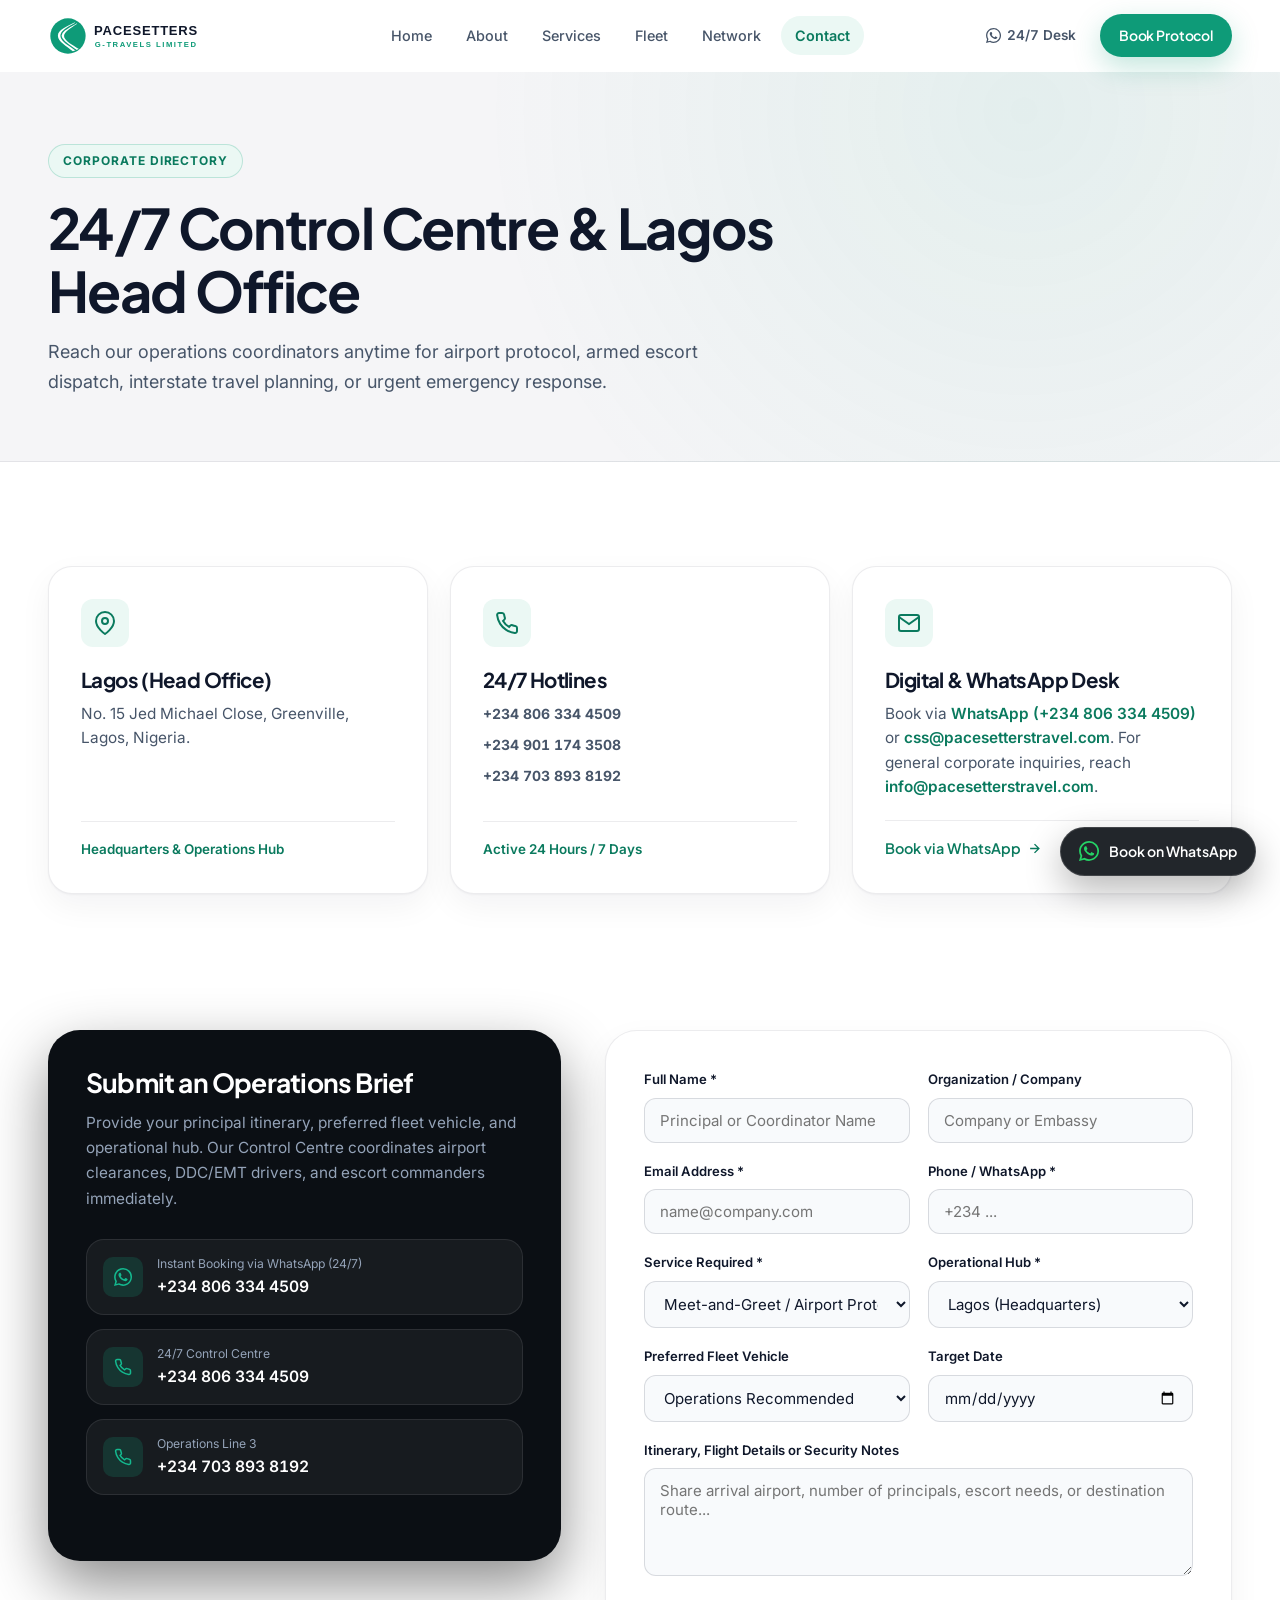
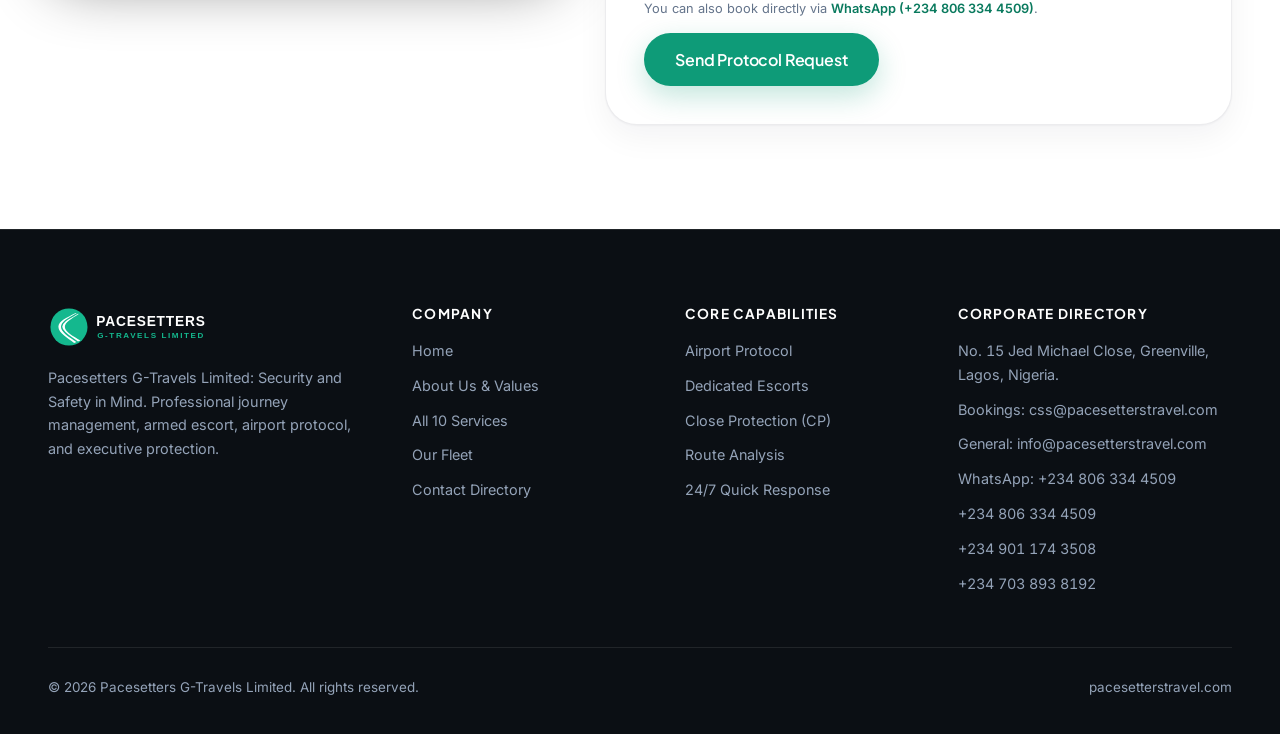
<file: contact.html>
<!DOCTYPE html>
<html lang="en">
<head>
  <meta charset="UTF-8">
  <meta name="viewport" content="width=device-width, initial-scale=1.0">
  <title>Contact &amp; Corporate Directory | Pacesetters G-Travels Limited</title>
  <meta name="description" content="Contact Pacesetters G-Travels Limited 24/7 Control Centre and Lagos Head Office at No. 15 Jed Michael Close, Greenville, Lagos, Nigeria.">

  <link rel="preconnect" href="https://fonts.googleapis.com">
  <link rel="preconnect" href="https://fonts.gstatic.com" crossorigin>
  <link href="https://fonts.googleapis.com/css2?family=Inter:wght@400;500;600&family=Plus+Jakarta+Sans:wght@600;700;800&display=swap" rel="stylesheet" media="print" onload="this.media='all'">
  <noscript><link href="https://fonts.googleapis.com/css2?family=Inter:wght@400;500;600&family=Plus+Jakarta+Sans:wght@600;700;800&display=swap" rel="stylesheet"></noscript>

  <link rel="stylesheet" href="style.css">
  <link rel="icon" type="image/svg+xml" href="assets/images/logo-mark.svg">
</head>
<body>

  <!-- STICKY FROSTED-GLASS NAVIGATION -->
  <header class="site-header" id="site-header">
    <div class="container nav-inner">
      <a href="index.html" class="nav-logo" aria-label="Pacesetters G-Travels Limited Home">
        <img src="assets/images/logo.svg" alt="Pacesetters G-Travels Limited" height="40">
      </a>

      <ul class="nav-menu" aria-label="Primary Navigation">
        <li><a href="index.html" class="nav-link">Home</a></li>
        <li><a href="about.html" class="nav-link">About</a></li>
        <li><a href="services.html" class="nav-link">Services</a></li>
        <li><a href="index.html#fleet" class="nav-link">Fleet</a></li>
        <li><a href="index.html#network" class="nav-link">Network</a></li>
        <li><a href="contact.html" class="nav-link active">Contact</a></li>
      </ul>

      <div class="nav-actions">
        <a href="https://wa.me/2348063344509?text=Hello%20Pacesetters%20G-Travels%2C%20I%20would%20like%20to%20book%20a%20journey%20or%20protocol%20service." target="_blank" rel="noopener noreferrer" class="nav-phone tabular-nums" aria-label="Message 24/7 Desk on WhatsApp">
          <svg width="15" height="15" viewBox="0 0 24 24" fill="currentColor" aria-hidden="true"><path d="M20.52 3.48A11.86 11.86 0 0 0 12.06 0C5.46 0 .1 5.36.1 11.96c0 2.1.55 4.16 1.6 5.97L0 24l6.24-1.64a11.94 11.94 0 0 0 5.82 1.49h.01c6.6 0 11.96-5.36 11.96-11.96 0-3.2-1.25-6.2-3.51-8.41ZM12.07 21.8h-.01a9.9 9.9 0 0 1-5.04-1.38l-.36-.21-3.7.97.99-3.61-.24-.37a9.86 9.86 0 0 1-1.52-5.24c0-5.46 4.44-9.9 9.9-9.9 2.64 0 5.13 1.03 7 2.9a9.83 9.83 0 0 1 2.9 7c0 5.46-4.45 9.9-9.92 9.9Zm5.43-7.42c-.3-.15-1.76-.87-2.04-.97-.27-.1-.47-.15-.67.15-.2.3-.77.97-.94 1.17-.17.2-.35.22-.65.07-.3-.15-1.26-.46-2.4-1.48-.89-.79-1.48-1.77-1.66-2.07-.17-.3-.02-.46.13-.61.14-.14.3-.35.45-.52.15-.18.2-.3.3-.5.1-.2.05-.37-.02-.52-.08-.15-.67-1.62-.92-2.22-.24-.58-.49-.5-.67-.51h-.57c-.2 0-.52.08-.8.37-.27.3-1.04 1.02-1.04 2.48s1.07 2.88 1.22 3.08c.15.2 2.1 3.2 5.08 4.49.71.3 1.26.49 1.69.62.71.23 1.36.2 1.87.12.57-.09 1.76-.72 2.01-1.41.25-.7.25-1.3.17-1.42-.07-.12-.27-.2-.57-.35Z"/></svg>
          <span>24/7 Desk</span>
        </a>
        <a href="#concierge" class="btn btn-primary btn-sm">Book Protocol</a>
        <button class="nav-toggle" id="nav-toggle" aria-label="Open menu" aria-expanded="false">
          <svg width="22" height="22" viewBox="0 0 24 24" fill="none" stroke="currentColor" stroke-width="2"><line x1="3" y1="6" x2="21" y2="6"/><line x1="3" y1="12" x2="21" y2="12"/><line x1="3" y1="18" x2="21" y2="18"/></svg>
        </button>
      </div>
    </div>
  </header>

  <div class="mobile-drawer" id="mobile-drawer" aria-label="Mobile Navigation">
    <ul class="mobile-nav-list">
      <li><a href="index.html">Home <span>&rarr;</span></a></li>
      <li><a href="about.html">About Us <span>&rarr;</span></a></li>
      <li><a href="services.html">All 10 Services <span>&rarr;</span></a></li>
      <li><a href="index.html#fleet">Our Fleet <span>&rarr;</span></a></li>
      <li><a href="index.html#network">Global Network <span>&rarr;</span></a></li>
      <li><a href="contact.html" class="active">Contact Directory <span>&rarr;</span></a></li>
    </ul>
    <div class="mobile-drawer-footer">
      <a href="#concierge" class="btn btn-primary btn-lg">Plan Your Journey</a>
      <a href="tel:+2348063344509" class="btn btn-secondary btn-lg tabular-nums">Call +234 806 334 4509</a>
    </div>
  </div>

  <main>
    <!-- PAGE HERO -->
    <section class="page-hero">
      <div class="container">
        <span class="eyebrow">Corporate Directory</span>
        <h1>24/7 Control Centre &amp; Lagos Head Office</h1>
        <p>
          Reach our operations coordinators anytime for airport protocol, armed escort dispatch, interstate travel planning, or urgent emergency response.
        </p>
      </div>
    </section>

    <!-- CONTACT DIRECTORY CARDS -->
    <section class="section" style="padding-bottom:32px;">
      <div class="container">
        <div class="bento-grid">
          <article class="bento-card reveal">
            <div>
              <div class="bento-icon" aria-hidden="true">
                <svg width="24" height="24" viewBox="0 0 24 24" fill="none" stroke="currentColor" stroke-width="2"><path d="M21 10c0 7-9 13-9 13s-9-6-9-13a9 9 0 0 1 18 0z"/><circle cx="12" cy="10" r="3"/></svg>
              </div>
              <h3>Lagos (Head Office)</h3>
              <p>No. 15 Jed Michael Close, Greenville, Lagos, Nigeria.</p>
            </div>
            <div class="bento-footer">
              <span style="font-size:0.84rem; color:var(--brand-dark); font-weight:600;">Headquarters &amp; Operations Hub</span>
            </div>
          </article>

          <article class="bento-card reveal">
            <div>
              <div class="bento-icon" aria-hidden="true">
                <svg width="24" height="24" viewBox="0 0 24 24" fill="none" stroke="currentColor" stroke-width="2"><path d="M22 16.92v3a2 2 0 0 1-2.18 2 19.79 19.79 0 0 1-8.63-3.07 19.5 19.5 0 0 1-6-6 19.79 19.79 0 0 1-3.07-8.67A2 2 0 0 1 4.11 2h3a2 2 0 0 1 2 1.72 12.84 12.84 0 0 0 .7 2.81 2 2 0 0 1-.45 2.11L8.09 9.91a16 16 0 0 0 6 6l1.27-1.27a2 2 0 0 1 2.11-.45 12.84 12.84 0 0 0 2.81.7A2 2 0 0 1 22 16.92z"/></svg>
              </div>
              <h3>24/7 Hotlines</h3>
              <ul class="bento-points tabular-nums" style="margin-bottom:0;">
                <li><a href="tel:+2348063344509"><strong>+234 806 334 4509</strong></a></li>
                <li><a href="tel:+2349011743508"><strong>+234 901 174 3508</strong></a></li>
                <li><a href="tel:+2347038938192"><strong>+234 703 893 8192</strong></a></li>
              </ul>
            </div>
            <div class="bento-footer">
              <span style="font-size:0.84rem; color:var(--brand-dark); font-weight:600;">Active 24 Hours / 7 Days</span>
            </div>
          </article>

          <article class="bento-card reveal">
            <div>
              <div class="bento-icon" aria-hidden="true">
                <svg width="24" height="24" viewBox="0 0 24 24" fill="none" stroke="currentColor" stroke-width="2"><path d="M4 4h16c1.1 0 2 .9 2 2v12c0 1.1-.9 2-2 2H4c-1.1 0-2-.9-2-2V6c0-1.1.9-2 2-2z"/><polyline points="22,6 12,13 2,6"/></svg>
              </div>
              <h3>Digital &amp; WhatsApp Desk</h3>
              <p>
                Book via <a href="https://wa.me/2348063344509?text=Hello%20Pacesetters%20G-Travels%2C%20I%20would%20like%20to%20book%20a%20journey%20or%20protocol%20service." target="_blank" rel="noopener noreferrer" style="color:var(--brand-dark); font-weight:600;">WhatsApp (+234 806 334 4509)</a> or <a href="mailto:css@pacesetterstravel.com" style="color:var(--brand-dark); font-weight:600;">css@pacesetterstravel.com</a>. For general corporate inquiries, reach <a href="mailto:info@pacesetterstravel.com" style="color:var(--brand-dark); font-weight:600;">info@pacesetterstravel.com</a>.
              </p>
            </div>
            <div class="bento-footer">
              <a href="https://wa.me/2348063344509?text=Hello%20Pacesetters%20G-Travels%2C%20I%20would%20like%20to%20book%20a%20journey%20or%20protocol%20service." target="_blank" rel="noopener noreferrer" class="text-link-btn">
                <span>Book via WhatsApp</span>
                <svg width="15" height="15" viewBox="0 0 24 24" fill="none" stroke="currentColor" stroke-width="2.2"><path d="M5 12h14M12 5l7 7-7 7"/></svg>
              </a>
            </div>
          </article>
        </div>
      </div>
    </section>

    <!-- CONCIERGE DISPATCH FORM -->
    <section class="section" id="concierge">
      <div class="container">
        <div class="concierge-grid">
          <div class="concierge-info-card reveal">
            <h3>Submit an Operations Brief</h3>
            <p>
              Provide your principal itinerary, preferred fleet vehicle, and operational hub. Our Control Centre coordinates airport clearances, DDC/EMT drivers, and escort commanders immediately.
            </p>
            <div class="direct-lines">
              <a href="https://wa.me/2348063344509?text=Hello%20Pacesetters%20G-Travels%2C%20I%20would%20like%20to%20book%20a%20journey%20or%20protocol%20service." target="_blank" rel="noopener noreferrer" class="direct-line-item">
                <div class="direct-line-icon">
                  <svg width="18" height="18" viewBox="0 0 24 24" fill="currentColor"><path d="M20.52 3.48A11.86 11.86 0 0 0 12.06 0C5.46 0 .1 5.36.1 11.96c0 2.1.55 4.16 1.6 5.97L0 24l6.24-1.64a11.94 11.94 0 0 0 5.82 1.49h.01c6.6 0 11.96-5.36 11.96-11.96 0-3.2-1.25-6.2-3.51-8.41ZM12.07 21.8h-.01a9.9 9.9 0 0 1-5.04-1.38l-.36-.21-3.7.97.99-3.61-.24-.37a9.86 9.86 0 0 1-1.52-5.24c0-5.46 4.44-9.9 9.9-9.9 2.64 0 5.13 1.03 7 2.9a9.83 9.83 0 0 1 2.9 7c0 5.46-4.45 9.9-9.92 9.9Zm5.43-7.42c-.3-.15-1.76-.87-2.04-.97-.27-.1-.47-.15-.67.15-.2.3-.77.97-.94 1.17-.17.2-.35.22-.65.07-.3-.15-1.26-.46-2.4-1.48-.89-.79-1.48-1.77-1.66-2.07-.17-.3-.02-.46.13-.61.14-.14.3-.35.45-.52.15-.18.2-.3.3-.5.1-.2.05-.37-.02-.52-.08-.15-.67-1.62-.92-2.22-.24-.58-.49-.5-.67-.51h-.57c-.2 0-.52.08-.8.37-.27.3-1.04 1.02-1.04 2.48s1.07 2.88 1.22 3.08c.15.2 2.1 3.2 5.08 4.49.71.3 1.26.49 1.69.62.71.23 1.36.2 1.87.12.57-.09 1.76-.72 2.01-1.41.25-.7.25-1.3.17-1.42-.07-.12-.27-.2-.57-.35Z"/></svg>
                </div>
                <div>
                  <span>Instant Booking via WhatsApp (24/7)</span>
                  <strong class="tabular-nums">+234 806 334 4509</strong>
                </div>
              </a>
              <a href="tel:+2348063344509" class="direct-line-item">
                <div class="direct-line-icon">
                  <svg width="18" height="18" viewBox="0 0 24 24" fill="none" stroke="currentColor" stroke-width="2"><path d="M22 16.92v3a2 2 0 0 1-2.18 2 19.79 19.79 0 0 1-8.63-3.07 19.5 19.5 0 0 1-6-6 19.79 19.79 0 0 1-3.07-8.67A2 2 0 0 1 4.11 2h3a2 2 0 0 1 2 1.72 12.84 12.84 0 0 0 .7 2.81 2 2 0 0 1-.45 2.11L8.09 9.91a16 16 0 0 0 6 6l1.27-1.27a2 2 0 0 1 2.11-.45 12.84 12.84 0 0 0 2.81.7A2 2 0 0 1 22 16.92z"/></svg>
                </div>
                <div>
                  <span>24/7 Control Centre</span>
                  <strong class="tabular-nums">+234 806 334 4509</strong>
                </div>
              </a>
              <a href="tel:+2347038938192" class="direct-line-item">
                <div class="direct-line-icon">
                  <svg width="18" height="18" viewBox="0 0 24 24" fill="none" stroke="currentColor" stroke-width="2"><path d="M22 16.92v3a2 2 0 0 1-2.18 2 19.79 19.79 0 0 1-8.63-3.07 19.5 19.5 0 0 1-6-6 19.79 19.79 0 0 1-3.07-8.67A2 2 0 0 1 4.11 2h3a2 2 0 0 1 2 1.72 12.84 12.84 0 0 0 .7 2.81 2 2 0 0 1-.45 2.11L8.09 9.91a16 16 0 0 0 6 6l1.27-1.27a2 2 0 0 1 2.11-.45 12.84 12.84 0 0 0 2.81.7A2 2 0 0 1 22 16.92z"/></svg>
                </div>
                <div>
                  <span>Operations Line 3</span>
                  <strong class="tabular-nums">+234 703 893 8192</strong>
                </div>
              </a>
            </div>
          </div>

          <div class="concierge-form-card reveal">
            <form id="concierge-form">
              <input type="text" name="website" id="concierge-website" autocomplete="off" tabindex="-1" aria-hidden="true" style="position:absolute;left:-9999px;opacity:0;height:0;width:0;">
              <div class="form-grid">
                <div class="form-group">
                  <label for="concierge-name">Full Name *</label>
                  <input type="text" id="concierge-name" class="form-control" placeholder="Principal or Coordinator Name" required>
                </div>
                <div class="form-group">
                  <label for="concierge-org">Organization / Company</label>
                  <input type="text" id="concierge-org" class="form-control" placeholder="Company or Embassy">
                </div>
                <div class="form-group">
                  <label for="concierge-email">Email Address *</label>
                  <input type="email" id="concierge-email" class="form-control" placeholder="name@company.com" required>
                </div>
                <div class="form-group">
                  <label for="concierge-phone">Phone / WhatsApp *</label>
                  <input type="tel" id="concierge-phone" class="form-control" placeholder="+234 ..." required>
                </div>
                <div class="form-group">
                  <label for="concierge-service">Service Required *</label>
                  <select id="concierge-service" class="form-control" required>
                    <option value="Meet-and-Greet / Airport Protocol">Meet-and-Greet / Airport Protocol</option>
                    <option value="Dedicated Escort Services">Dedicated Escort Services (DDC &amp; EMT)</option>
                    <option value="Close / Executive Protection">Close / Executive Protection (CP)</option>
                    <option value="Escort Service">Escort Service</option>
                    <option value="Interstate Travels">Interstate Travels</option>
                    <option value="Route Analysis">Route Analysis</option>
                    <option value="Event Security">Event Security &amp; Crowd Management</option>
                    <option value="Drivers Outsourcing">Drivers Outsourcing</option>
                    <option value="Emergency / Quick Response Services">Emergency / Quick Response Services</option>
                    <option value="Investigation, Due Diligence Checks & Vetting">Investigation, Due Diligence Checks &amp; Vetting</option>
                  </select>
                </div>
                <div class="form-group">
                  <label for="concierge-hub">Operational Hub *</label>
                  <select id="concierge-hub" class="form-control" required>
                    <optgroup label="Nigeria">
                      <option value="Lagos (Headquarters)">Lagos (Headquarters)</option>
                      <option value="Abuja">Abuja</option>
                      <option value="Port Harcourt">Port Harcourt</option>
                      <option value="Warri">Warri</option>
                      <option value="Benin">Benin</option>
                      <option value="Calabar">Calabar</option>
                      <option value="Ibadan">Ibadan</option>
                      <option value="Kaduna">Kaduna</option>
                      <option value="Kano">Kano</option>
                      <option value="Anambra">Anambra</option>
                      <option value="Enugu">Enugu</option>
                      <option value="Imo">Imo</option>
                      <option value="Ogun">Ogun</option>
                      <option value="Umuahia">Umuahia</option>
                      <option value="Uyo">Uyo</option>
                      <option value="Katsina">Katsina</option>
                      <option value="Jos">Jos</option>
                      <option value="Osun">Osun</option>
                      <option value="Kogi">Kogi</option>
                      <option value="Ondo">Ondo</option>
                    </optgroup>
                    <optgroup label="African Countries (All Cities)">
                      <option value="Senegal – Dakar">Senegal &ndash; Dakar</option>
                      <option value="Mauritania">Mauritania</option>
                      <option value="Cameroon">Cameroon</option>
                      <option value="Guinea-Bissau">Guinea-Bissau</option>
                      <option value="Mali">Mali</option>
                      <option value="Burkina Faso">Burkina Faso</option>
                      <option value="Gambia">Gambia</option>
                      <option value="Guinea Conakry">Guinea Conakry</option>
                    </optgroup>
                  </select>
                </div>
                <div class="form-group">
                  <label for="concierge-vehicle">Preferred Fleet Vehicle</label>
                  <select id="concierge-vehicle" class="form-control">
                    <option value="Operations Recommended">Operations Recommended</option>
                    <option value="Toyota Land Cruiser">Toyota Land Cruiser</option>
                    <option value="Toyota Land Cruiser Prado">Toyota Land Cruiser Prado (Black)</option>
                    <option value="Toyota Land Cruiser Prado TXL (White)">Toyota Land Cruiser Prado TXL (White)</option>
                    <option value="Toyota Hilux V6 Tactical Escort">Toyota Hilux V6 Escort Unit</option>
                    <option value="Toyota Hilux 4x4 Operational Pickup">Toyota Hilux 4x4 Operational Pickup</option>
                    <option value="Toyota HiAce Executive Bus (14-Seater)">Toyota HiAce Executive Bus (14-Seater)</option>
                    <option value="Toyota Coaster Bus (30-Seater)">Toyota Coaster Corporate Bus (30-Seater)</option>
                    <option value="Escort Outrider Motorbike">Escort Outrider Motorbike</option>
                    <option value="Kia Sportage SUV">Kia Sportage SUV</option>
                    <option value="Toyota Camry Sedan">Toyota Camry Sedan</option>
                    <option value="Toyota Corolla Sedan">Toyota Corolla Sedan</option>
                    <option value="Mercedes-Benz C300">Mercedes-Benz C300</option>
                    <option value="Range Rover Vogue">Range Rover Vogue</option>
                    <option value="Mercedes-Benz G63 AMG">Mercedes-Benz G63 AMG</option>
                  </select>
                </div>
                <div class="form-group">
                  <label for="concierge-date">Target Date</label>
                  <input type="date" id="concierge-date" class="form-control">
                </div>
                <div class="form-group full">
                  <label for="concierge-notes">Itinerary, Flight Details or Security Notes</label>
                  <textarea id="concierge-notes" class="form-control" placeholder="Share arrival airport, number of principals, escort needs, or destination route..."></textarea>
                </div>
              </div>

              <div class="form-submit-row">
                <span class="form-note">You can also book directly via <a href="https://wa.me/2348063344509?text=Hello%20Pacesetters%20G-Travels%2C%20I%20would%20like%20to%20book%20a%20journey%20or%20protocol%20service." target="_blank" rel="noopener noreferrer" style="color:var(--brand-dark); font-weight:600;">WhatsApp (+234 806 334 4509)</a>.</span>
                <button type="submit" id="concierge-submit" class="btn btn-primary btn-lg">Send Protocol Request</button>
              </div>
            </form>

            <div class="dispatch-confirmation" id="dispatch-confirmation" aria-live="polite">
              <h4 id="dispatch-title">Dispatch Brief Ready</h4>
              <p id="dispatch-lead" style="font-size:0.92rem; color:#0f172a;">Your structured journey request has been prepared. Send it via WhatsApp, email our 24/7 Operations Desk, or call immediately.</p>
              <div class="dispatch-summary" id="dispatch-summary"></div>
              <div class="dispatch-actions">
                <a href="https://wa.me/2348063344509" target="_blank" rel="noopener noreferrer" id="dispatch-whatsapp" class="btn btn-whatsapp">Book via WhatsApp</a>
                <a href="mailto:css@pacesetterstravel.com" id="dispatch-mailto" class="btn btn-primary">Send via Email</a>
                <a href="tel:+2348063344509" class="btn btn-secondary tabular-nums">Call +234 806 334 4509</a>
                <button type="button" id="dispatch-reset" class="btn btn-secondary">New Request</button>
              </div>
            </div>
          </div>
        </div>
      </div>
    </section>
  </main>

  <!-- FOOTER -->
  <footer class="site-footer">
    <div class="container">
      <div class="footer-grid">
        <div class="footer-brand">
          <img src="assets/images/logo-white.svg" alt="Pacesetters G-Travels Limited" height="42">
          <p>
            Pacesetters G-Travels Limited: Security and Safety in Mind. Professional journey management, armed escort, airport protocol, and executive protection.
          </p>
        </div>
        <div class="footer-col">
          <h4>Company</h4>
          <ul class="footer-links">
            <li><a href="index.html">Home</a></li>
            <li><a href="about.html">About Us &amp; Values</a></li>
            <li><a href="services.html">All 10 Services</a></li>
            <li><a href="index.html#fleet">Our Fleet</a></li>
            <li><a href="contact.html">Contact Directory</a></li>
          </ul>
        </div>
        <div class="footer-col">
          <h4>Core Capabilities</h4>
          <ul class="footer-links">
            <li><a href="services.html#meet-greet">Airport Protocol</a></li>
            <li><a href="services.html#dedicated">Dedicated Escorts</a></li>
            <li><a href="services.html#close-protection">Close Protection (CP)</a></li>
            <li><a href="services.html#route-analysis">Route Analysis</a></li>
            <li><a href="services.html#emergency">24/7 Quick Response</a></li>
          </ul>
        </div>
        <div class="footer-col">
          <h4>Corporate Directory</h4>
          <ul class="footer-links tabular-nums">
            <li>No. 15 Jed Michael Close, Greenville, Lagos, Nigeria.</li>
            <li><a href="mailto:css@pacesetterstravel.com">Bookings: css@pacesetterstravel.com</a></li>
            <li><a href="mailto:info@pacesetterstravel.com">General: info@pacesetterstravel.com</a></li>
            <li><a href="https://wa.me/2348063344509?text=Hello%20Pacesetters%20G-Travels%2C%20I%20would%20like%20to%20book%20a%20journey%20or%20protocol%20service." target="_blank" rel="noopener noreferrer">WhatsApp: +234 806 334 4509</a></li>
            <li><a href="tel:+2348063344509">+234 806 334 4509</a></li>
            <li><a href="tel:+2349011743508">+234 901 174 3508</a></li>
            <li><a href="tel:+2347038938192">+234 703 893 8192</a></li>
          </ul>
        </div>
      </div>
      <div class="footer-bottom">
        <span>&copy; 2026 Pacesetters G-Travels Limited. All rights reserved.</span>
        <span>pacesetterstravel.com</span>
      </div>
    </div>
  </footer>

  <a href="https://wa.me/2348063344509?text=Hello%20Pacesetters%20G-Travels%2C%20I%20would%20like%20to%20book%20a%20journey%20or%20protocol%20service." target="_blank" rel="noopener noreferrer" class="whatsapp-float" aria-label="Book via WhatsApp on +234 806 334 4509">
    <svg width="20" height="20" viewBox="0 0 24 24" fill="currentColor" aria-hidden="true"><path d="M20.52 3.48A11.86 11.86 0 0 0 12.06 0C5.46 0 .1 5.36.1 11.96c0 2.1.55 4.16 1.6 5.97L0 24l6.24-1.64a11.94 11.94 0 0 0 5.82 1.49h.01c6.6 0 11.96-5.36 11.96-11.96 0-3.2-1.25-6.2-3.51-8.41ZM12.07 21.8h-.01a9.9 9.9 0 0 1-5.04-1.38l-.36-.21-3.7.97.99-3.61-.24-.37a9.86 9.86 0 0 1-1.52-5.24c0-5.46 4.44-9.9 9.9-9.9 2.64 0 5.13 1.03 7 2.9a9.83 9.83 0 0 1 2.9 7c0 5.46-4.45 9.9-9.92 9.9Zm5.43-7.42c-.3-.15-1.76-.87-2.04-.97-.27-.1-.47-.15-.67.15-.2.3-.77.97-.94 1.17-.17.2-.35.22-.65.07-.3-.15-1.26-.46-2.4-1.48-.89-.79-1.48-1.77-1.66-2.07-.17-.3-.02-.46.13-.61.14-.14.3-.35.45-.52.15-.18.2-.3.3-.5.1-.2.05-.37-.02-.52-.08-.15-.67-1.62-.92-2.22-.24-.58-.49-.5-.67-.51h-.57c-.2 0-.52.08-.8.37-.27.3-1.04 1.02-1.04 2.48s1.07 2.88 1.22 3.08c.15.2 2.1 3.2 5.08 4.49.71.3 1.26.49 1.69.62.71.23 1.36.2 1.87.12.57-.09 1.76-.72 2.01-1.41.25-.7.25-1.3.17-1.42-.07-.12-.27-.2-.57-.35Z"/></svg>
    <span>Book on WhatsApp</span>
  </a>

  <script src="app.js" defer></script>
</body>
</html>
</file>
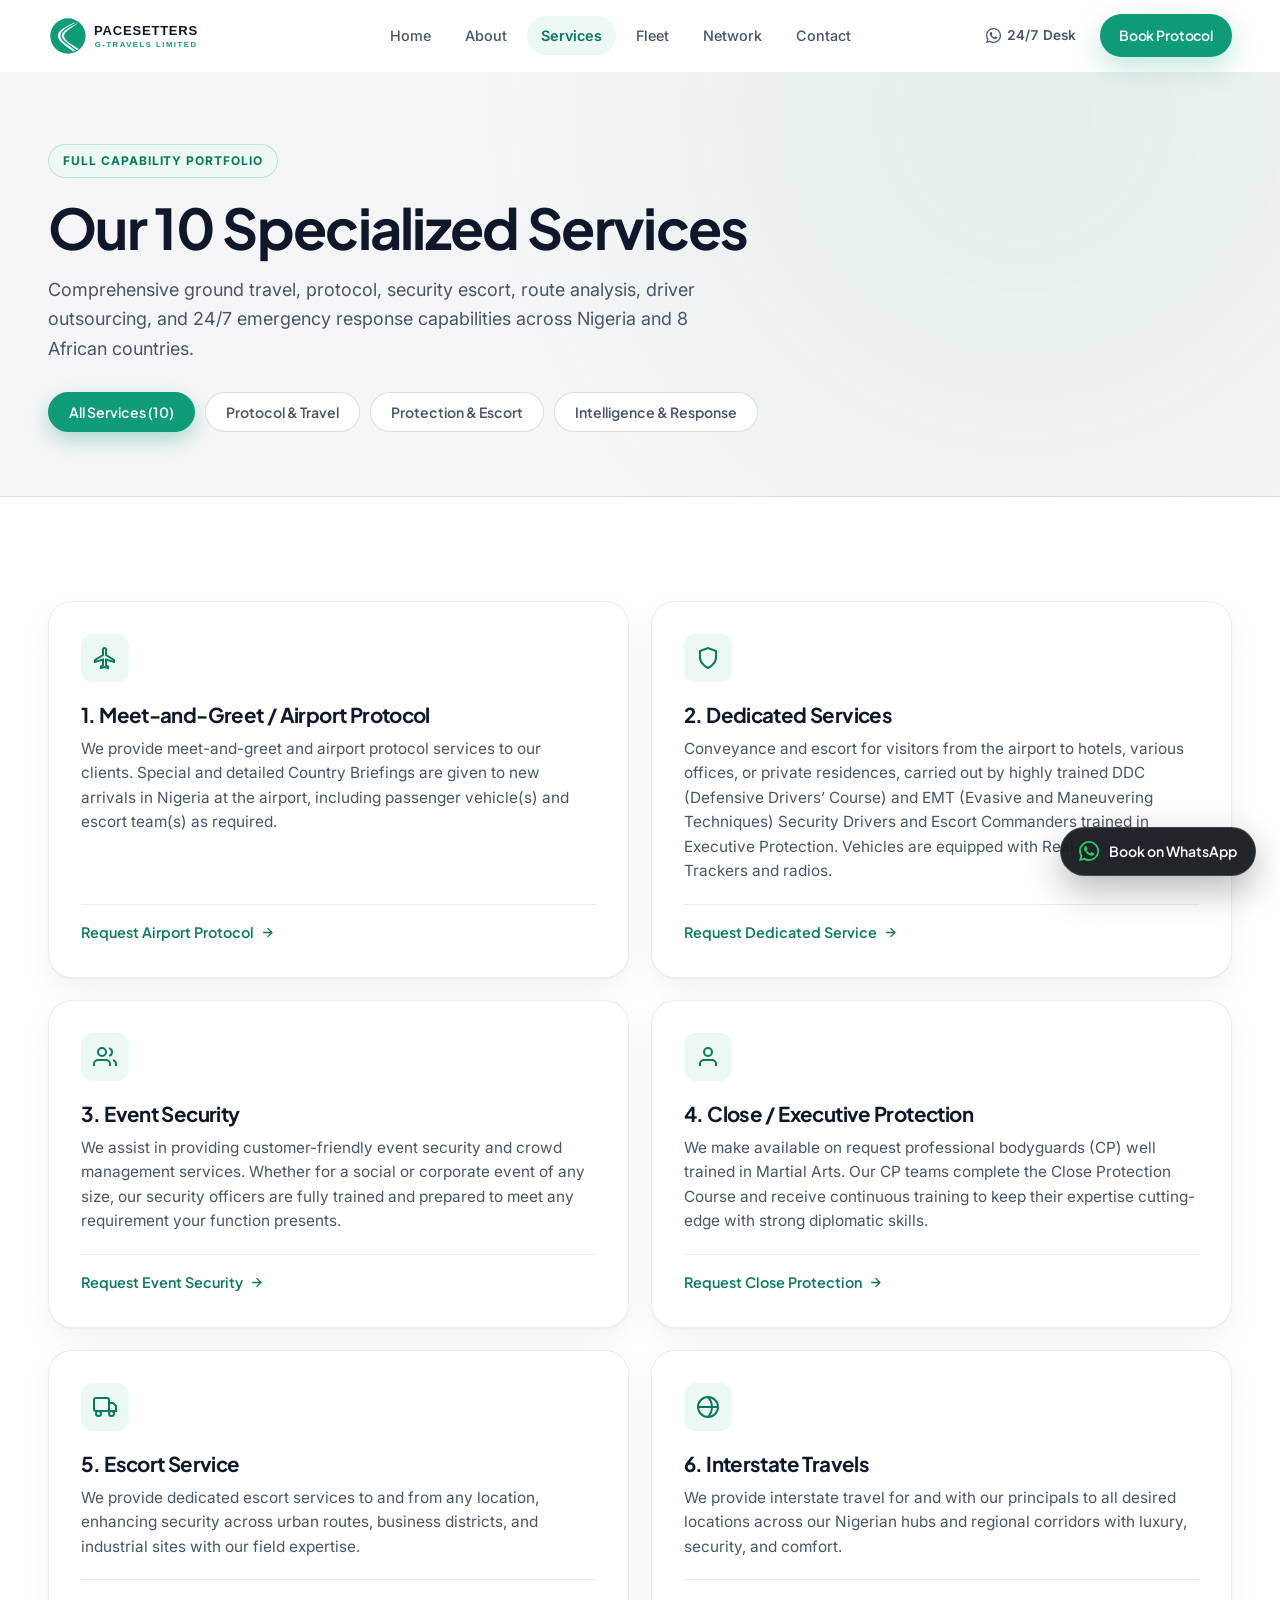
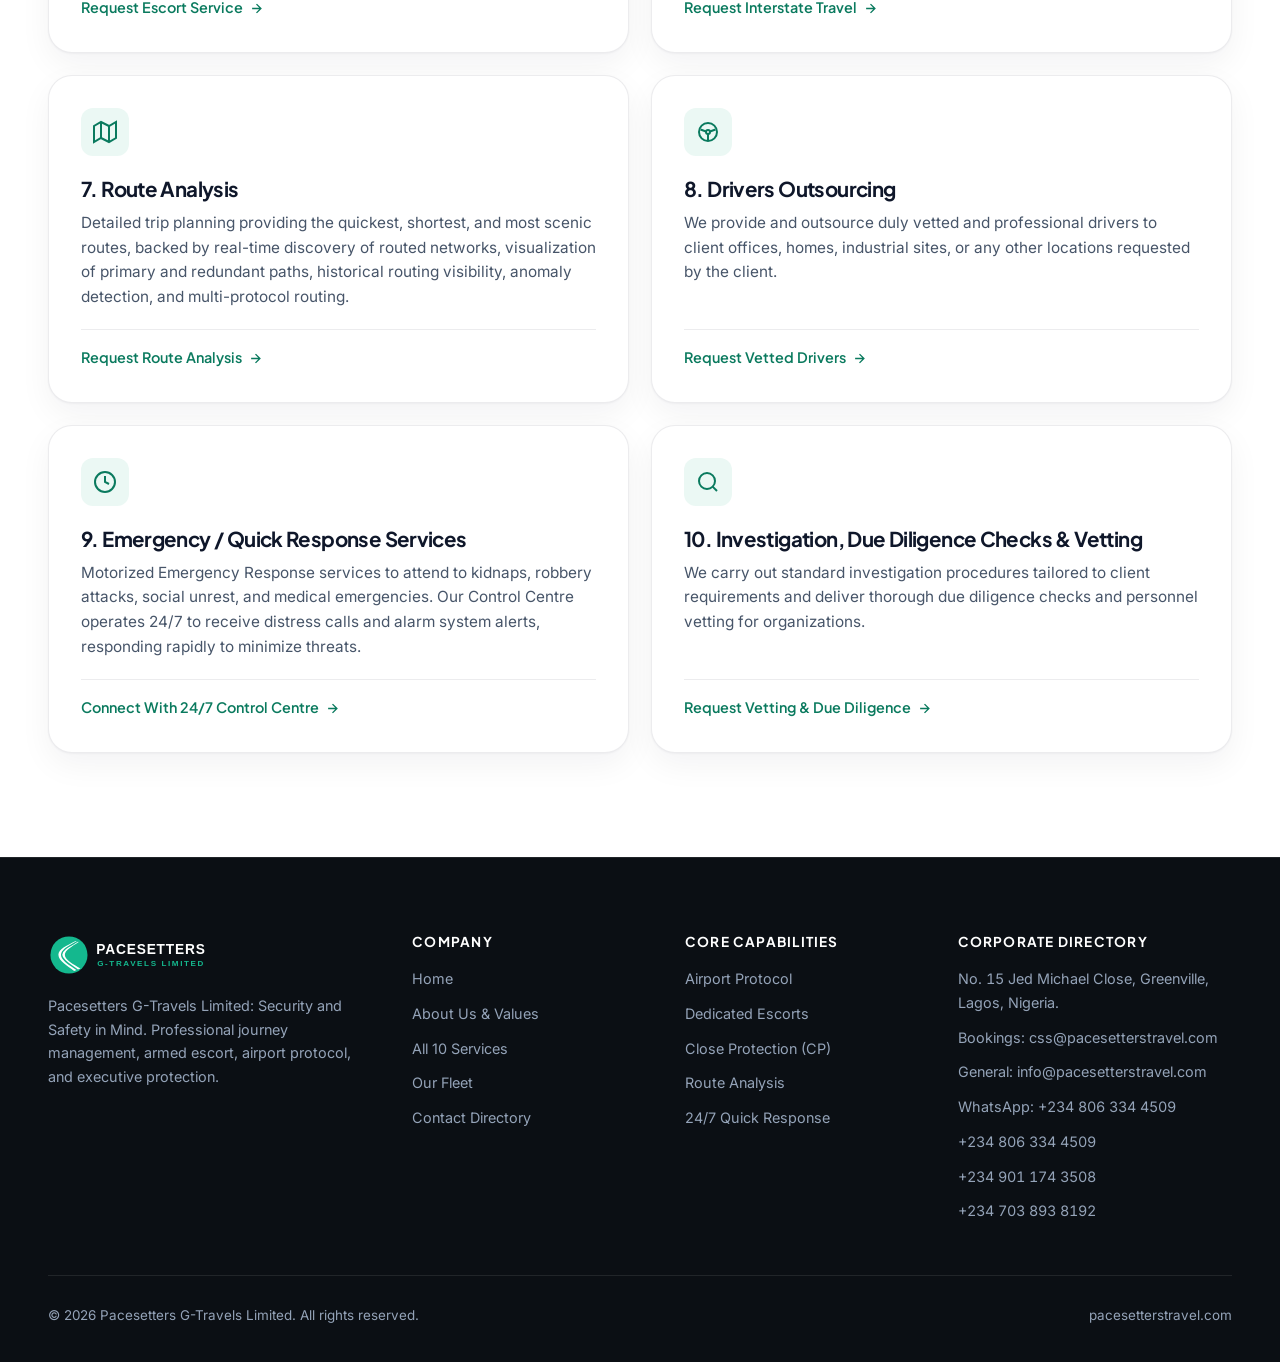
<file: services.html>
<!DOCTYPE html>
<html lang="en">
<head>
  <meta charset="UTF-8">
  <meta name="viewport" content="width=device-width, initial-scale=1.0">
  <title>Our Services | Pacesetters G-Travels Limited</title>
  <meta name="description" content="Explore all 10 specialized services by Pacesetters G-Travels Limited: Airport Protocol, Dedicated Escort, Event Security, Close Protection, Interstate Travels, Route Analysis, Driver Outsourcing, Quick Response, and Due Diligence.">

  <link rel="preconnect" href="https://fonts.googleapis.com">
  <link rel="preconnect" href="https://fonts.gstatic.com" crossorigin>
  <link href="https://fonts.googleapis.com/css2?family=Inter:wght@400;500;600&family=Plus+Jakarta+Sans:wght@600;700;800&display=swap" rel="stylesheet" media="print" onload="this.media='all'">
  <noscript><link href="https://fonts.googleapis.com/css2?family=Inter:wght@400;500;600&family=Plus+Jakarta+Sans:wght@600;700;800&display=swap" rel="stylesheet"></noscript>

  <link rel="stylesheet" href="style.css">
  <link rel="icon" type="image/svg+xml" href="assets/images/logo-mark.svg">
</head>
<body>

  <!-- STICKY FROSTED-GLASS NAVIGATION -->
  <header class="site-header" id="site-header">
    <div class="container nav-inner">
      <a href="index.html" class="nav-logo" aria-label="Pacesetters G-Travels Limited Home">
        <img src="assets/images/logo.svg" alt="Pacesetters G-Travels Limited" height="40">
      </a>

      <ul class="nav-menu" aria-label="Primary Navigation">
        <li><a href="index.html" class="nav-link">Home</a></li>
        <li><a href="about.html" class="nav-link">About</a></li>
        <li><a href="services.html" class="nav-link active">Services</a></li>
        <li><a href="index.html#fleet" class="nav-link">Fleet</a></li>
        <li><a href="index.html#network" class="nav-link">Network</a></li>
        <li><a href="contact.html" class="nav-link">Contact</a></li>
      </ul>

      <div class="nav-actions">
        <a href="https://wa.me/2348063344509?text=Hello%20Pacesetters%20G-Travels%2C%20I%20would%20like%20to%20book%20a%20journey%20or%20protocol%20service." target="_blank" rel="noopener noreferrer" class="nav-phone tabular-nums" aria-label="Message 24/7 Desk on WhatsApp">
          <svg width="15" height="15" viewBox="0 0 24 24" fill="currentColor" aria-hidden="true"><path d="M20.52 3.48A11.86 11.86 0 0 0 12.06 0C5.46 0 .1 5.36.1 11.96c0 2.1.55 4.16 1.6 5.97L0 24l6.24-1.64a11.94 11.94 0 0 0 5.82 1.49h.01c6.6 0 11.96-5.36 11.96-11.96 0-3.2-1.25-6.2-3.51-8.41ZM12.07 21.8h-.01a9.9 9.9 0 0 1-5.04-1.38l-.36-.21-3.7.97.99-3.61-.24-.37a9.86 9.86 0 0 1-1.52-5.24c0-5.46 4.44-9.9 9.9-9.9 2.64 0 5.13 1.03 7 2.9a9.83 9.83 0 0 1 2.9 7c0 5.46-4.45 9.9-9.92 9.9Zm5.43-7.42c-.3-.15-1.76-.87-2.04-.97-.27-.1-.47-.15-.67.15-.2.3-.77.97-.94 1.17-.17.2-.35.22-.65.07-.3-.15-1.26-.46-2.4-1.48-.89-.79-1.48-1.77-1.66-2.07-.17-.3-.02-.46.13-.61.14-.14.3-.35.45-.52.15-.18.2-.3.3-.5.1-.2.05-.37-.02-.52-.08-.15-.67-1.62-.92-2.22-.24-.58-.49-.5-.67-.51h-.57c-.2 0-.52.08-.8.37-.27.3-1.04 1.02-1.04 2.48s1.07 2.88 1.22 3.08c.15.2 2.1 3.2 5.08 4.49.71.3 1.26.49 1.69.62.71.23 1.36.2 1.87.12.57-.09 1.76-.72 2.01-1.41.25-.7.25-1.3.17-1.42-.07-.12-.27-.2-.57-.35Z"/></svg>
          <span>24/7 Desk</span>
        </a>
        <a href="contact.html#concierge" class="btn btn-primary btn-sm">Book Protocol</a>
        <button class="nav-toggle" id="nav-toggle" aria-label="Open menu" aria-expanded="false">
          <svg width="22" height="22" viewBox="0 0 24 24" fill="none" stroke="currentColor" stroke-width="2"><line x1="3" y1="6" x2="21" y2="6"/><line x1="3" y1="12" x2="21" y2="12"/><line x1="3" y1="18" x2="21" y2="18"/></svg>
        </button>
      </div>
    </div>
  </header>

  <div class="mobile-drawer" id="mobile-drawer" aria-label="Mobile Navigation">
    <ul class="mobile-nav-list">
      <li><a href="index.html">Home <span>&rarr;</span></a></li>
      <li><a href="about.html">About Us <span>&rarr;</span></a></li>
      <li><a href="services.html" class="active">All 10 Services <span>&rarr;</span></a></li>
      <li><a href="index.html#fleet">Our Fleet <span>&rarr;</span></a></li>
      <li><a href="index.html#network">Global Network <span>&rarr;</span></a></li>
      <li><a href="contact.html">Contact Directory <span>&rarr;</span></a></li>
    </ul>
    <div class="mobile-drawer-footer">
      <a href="contact.html#concierge" class="btn btn-primary btn-lg">Plan Your Journey</a>
      <a href="tel:+2348063344509" class="btn btn-secondary btn-lg tabular-nums">Call +234 806 334 4509</a>
    </div>
  </div>

  <main>
    <!-- PAGE HERO -->
    <section class="page-hero">
      <div class="container">
        <span class="eyebrow">Full Capability Portfolio</span>
        <h1>Our 10 Specialized Services</h1>
        <p>
          Comprehensive ground travel, protocol, security escort, route analysis, driver outsourcing, and 24/7 emergency response capabilities across Nigeria and 8 African countries.
        </p>

        <div class="fleet-controls" style="justify-content:flex-start; margin-top:28px; margin-bottom:0;" role="tablist" aria-label="Filter Services">
          <button type="button" class="filter-pill light active" data-service-filter="all">All Services (10)</button>
          <button type="button" class="filter-pill light" data-service-filter="protocol">Protocol &amp; Travel</button>
          <button type="button" class="filter-pill light" data-service-filter="protection">Protection &amp; Escort</button>
          <button type="button" class="filter-pill light" data-service-filter="intelligence">Intelligence &amp; Response</button>
        </div>
      </div>
    </section>

    <!-- ALL 10 SERVICES BENTO -->
    <section class="section">
      <div class="container">
        <div class="bento-grid">

          <!-- 1 -->
          <article class="bento-card span-6 reveal" id="meet-greet" data-service-category="protocol">
            <div>
              <div class="bento-icon" aria-hidden="true">
                <svg width="24" height="24" viewBox="0 0 24 24" fill="none" stroke="currentColor" stroke-width="2"><path d="M21 16v-2l-8-5V3.5c0-.83-.67-1.5-1.5-1.5S10 2.67 10 3.5V9l-8 5v2l8-2.5V19l-2 1.5V22l3.5-1 3.5 1v-1.5L13 19v-5.5l8 2.5z"/></svg>
              </div>
              <h3>1. Meet-and-Greet / Airport Protocol</h3>
              <p>
                We provide meet-and-greet and airport protocol services to our clients. Special and detailed Country Briefings are given to new arrivals in Nigeria at the airport, including passenger vehicle(s) and escort team(s) as required.
              </p>
            </div>
            <div class="bento-footer">
              <a href="contact.html?service=Meet-and-Greet%20%2F%20Airport%20Protocol#concierge" class="text-link-btn">
                <span>Request Airport Protocol</span>
                <svg width="15" height="15" viewBox="0 0 24 24" fill="none" stroke="currentColor" stroke-width="2.2"><path d="M5 12h14M12 5l7 7-7 7"/></svg>
              </a>
            </div>
          </article>

          <!-- 2 -->
          <article class="bento-card span-6 reveal" id="dedicated" data-service-category="protection">
            <div>
              <div class="bento-icon" aria-hidden="true">
                <svg width="24" height="24" viewBox="0 0 24 24" fill="none" stroke="currentColor" stroke-width="2"><path d="M12 22s8-4 8-10V5l-8-3-8 3v7c0 6 8 10 8 10z"/></svg>
              </div>
              <h3>2. Dedicated Services</h3>
              <p>
                Conveyance and escort for visitors from the airport to hotels, various offices, or private residences, carried out by highly trained DDC (Defensive Drivers’ Course) and EMT (Evasive and Maneuvering Techniques) Security Drivers and Escort Commanders trained in Executive Protection. Vehicles are equipped with Real-Time Vehicle Trackers and radios.
              </p>
            </div>
            <div class="bento-footer">
              <a href="contact.html?service=Dedicated%20Escort%20Services#concierge" class="text-link-btn">
                <span>Request Dedicated Service</span>
                <svg width="15" height="15" viewBox="0 0 24 24" fill="none" stroke="currentColor" stroke-width="2.2"><path d="M5 12h14M12 5l7 7-7 7"/></svg>
              </a>
            </div>
          </article>

          <!-- 3 -->
          <article class="bento-card span-6 reveal" id="event-security" data-service-category="protection">
            <div>
              <div class="bento-icon" aria-hidden="true">
                <svg width="24" height="24" viewBox="0 0 24 24" fill="none" stroke="currentColor" stroke-width="2"><path d="M17 21v-2a4 4 0 0 0-4-4H5a4 4 0 0 0-4 4v2"/><circle cx="9" cy="7" r="4"/><path d="M23 21v-2a4 4 0 0 0-3-3.87"/><path d="M16 3.13a4 4 0 0 1 0 7.75"/></svg>
              </div>
              <h3>3. Event Security</h3>
              <p>
                We assist in providing customer-friendly event security and crowd management services. Whether for a social or corporate event of any size, our security officers are fully trained and prepared to meet any requirement your function presents.
              </p>
            </div>
            <div class="bento-footer">
              <a href="contact.html?service=Event%20Security#concierge" class="text-link-btn">
                <span>Request Event Security</span>
                <svg width="15" height="15" viewBox="0 0 24 24" fill="none" stroke="currentColor" stroke-width="2.2"><path d="M5 12h14M12 5l7 7-7 7"/></svg>
              </a>
            </div>
          </article>

          <!-- 4 -->
          <article class="bento-card span-6 reveal" id="close-protection" data-service-category="protection">
            <div>
              <div class="bento-icon" aria-hidden="true">
                <svg width="24" height="24" viewBox="0 0 24 24" fill="none" stroke="currentColor" stroke-width="2"><path d="M20 21v-2a4 4 0 0 0-4-4H8a4 4 0 0 0-4 4v2"/><circle cx="12" cy="7" r="4"/></svg>
              </div>
              <h3>4. Close / Executive Protection</h3>
              <p>
                We make available on request professional bodyguards (CP) well trained in Martial Arts. Our CP teams complete the Close Protection Course and receive continuous training to keep their expertise cutting-edge with strong diplomatic skills.
              </p>
            </div>
            <div class="bento-footer">
              <a href="contact.html?service=Close%20%2F%20Executive%20Protection#concierge" class="text-link-btn">
                <span>Request Close Protection</span>
                <svg width="15" height="15" viewBox="0 0 24 24" fill="none" stroke="currentColor" stroke-width="2.2"><path d="M5 12h14M12 5l7 7-7 7"/></svg>
              </a>
            </div>
          </article>

          <!-- 5 -->
          <article class="bento-card span-6 reveal" id="escort-service" data-service-category="protection">
            <div>
              <div class="bento-icon" aria-hidden="true">
                <svg width="24" height="24" viewBox="0 0 24 24" fill="none" stroke="currentColor" stroke-width="2"><rect x="1" y="3" width="15" height="13" rx="2"/><polygon points="16 8 20 8 23 11 23 16 16 16 16 8"/><circle cx="5.5" cy="18.5" r="2.5"/><circle cx="18.5" cy="18.5" r="2.5"/></svg>
              </div>
              <h3>5. Escort Service</h3>
              <p>
                We provide dedicated escort services to and from any location, enhancing security across urban routes, business districts, and industrial sites with our field expertise.
              </p>
            </div>
            <div class="bento-footer">
              <a href="contact.html?service=Escort%20Service#concierge" class="text-link-btn">
                <span>Request Escort Service</span>
                <svg width="15" height="15" viewBox="0 0 24 24" fill="none" stroke="currentColor" stroke-width="2.2"><path d="M5 12h14M12 5l7 7-7 7"/></svg>
              </a>
            </div>
          </article>

          <!-- 6 -->
          <article class="bento-card span-6 reveal" id="interstate" data-service-category="protocol">
            <div>
              <div class="bento-icon" aria-hidden="true">
                <svg width="24" height="24" viewBox="0 0 24 24" fill="none" stroke="currentColor" stroke-width="2"><circle cx="12" cy="12" r="10"/><path d="M2 12h20"/><path d="M12 2a15.3 15.3 0 0 1 4 10 15.3 15.3 0 0 1-4 10"/></svg>
              </div>
              <h3>6. Interstate Travels</h3>
              <p>
                We provide interstate travel for and with our principals to all desired locations across our Nigerian hubs and regional corridors with luxury, security, and comfort.
              </p>
            </div>
            <div class="bento-footer">
              <a href="contact.html?service=Interstate%20Travels#concierge" class="text-link-btn">
                <span>Request Interstate Travel</span>
                <svg width="15" height="15" viewBox="0 0 24 24" fill="none" stroke="currentColor" stroke-width="2.2"><path d="M5 12h14M12 5l7 7-7 7"/></svg>
              </a>
            </div>
          </article>

          <!-- 7 -->
          <article class="bento-card span-6 reveal" id="route-analysis" data-service-category="intelligence">
            <div>
              <div class="bento-icon" aria-hidden="true">
                <svg width="24" height="24" viewBox="0 0 24 24" fill="none" stroke="currentColor" stroke-width="2"><polygon points="1 6 1 22 8 18 16 22 23 18 23 2 16 6 8 2 1 6"/><line x1="8" y1="2" x2="8" y2="18"/><line x1="16" y1="6" x2="16" y2="22"/></svg>
              </div>
              <h3>7. Route Analysis</h3>
              <p>
                Detailed trip planning providing the quickest, shortest, and most scenic routes, backed by real-time discovery of routed networks, visualization of primary and redundant paths, historical routing visibility, anomaly detection, and multi-protocol routing.
              </p>
            </div>
            <div class="bento-footer">
              <a href="contact.html?service=Route%20Analysis#concierge" class="text-link-btn">
                <span>Request Route Analysis</span>
                <svg width="15" height="15" viewBox="0 0 24 24" fill="none" stroke="currentColor" stroke-width="2.2"><path d="M5 12h14M12 5l7 7-7 7"/></svg>
              </a>
            </div>
          </article>

          <!-- 8 -->
          <article class="bento-card span-6 reveal" id="drivers-outsourcing" data-service-category="protocol">
            <div>
              <div class="bento-icon" aria-hidden="true">
                <svg width="24" height="24" viewBox="0 0 24 24" fill="none" stroke="currentColor" stroke-width="2"><circle cx="12" cy="12" r="9"/><circle cx="12" cy="12" r="2"/><path d="M12 14v7M4.5 9.5l5.5 2M19.5 9.5l-5.5 2"/></svg>
              </div>
              <h3>8. Drivers Outsourcing</h3>
              <p>
                We provide and outsource duly vetted and professional drivers to client offices, homes, industrial sites, or any other locations requested by the client.
              </p>
            </div>
            <div class="bento-footer">
              <a href="contact.html?service=Drivers%20Outsourcing#concierge" class="text-link-btn">
                <span>Request Vetted Drivers</span>
                <svg width="15" height="15" viewBox="0 0 24 24" fill="none" stroke="currentColor" stroke-width="2.2"><path d="M5 12h14M12 5l7 7-7 7"/></svg>
              </a>
            </div>
          </article>

          <!-- 9 -->
          <article class="bento-card span-6 reveal" id="emergency" data-service-category="intelligence">
            <div>
              <div class="bento-icon" aria-hidden="true">
                <svg width="24" height="24" viewBox="0 0 24 24" fill="none" stroke="currentColor" stroke-width="2"><circle cx="12" cy="12" r="10"/><polyline points="12 6 12 12 16 14"/></svg>
              </div>
              <h3>9. Emergency / Quick Response Services</h3>
              <p>
                Motorized Emergency Response services to attend to kidnaps, robbery attacks, social unrest, and medical emergencies. Our Control Centre operates 24/7 to receive distress calls and alarm system alerts, responding rapidly to minimize threats.
              </p>
            </div>
            <div class="bento-footer">
              <a href="contact.html?service=Emergency%20%2F%20Quick%20Response%20Services#concierge" class="text-link-btn">
                <span>Connect With 24/7 Control Centre</span>
                <svg width="15" height="15" viewBox="0 0 24 24" fill="none" stroke="currentColor" stroke-width="2.2"><path d="M5 12h14M12 5l7 7-7 7"/></svg>
              </a>
            </div>
          </article>

          <!-- 10 -->
          <article class="bento-card span-6 reveal" id="investigation" data-service-category="intelligence">
            <div>
              <div class="bento-icon" aria-hidden="true">
                <svg width="24" height="24" viewBox="0 0 24 24" fill="none" stroke="currentColor" stroke-width="2"><circle cx="11" cy="11" r="8"/><line x1="21" y1="21" x2="16.65" y2="16.65"/></svg>
              </div>
              <h3>10. Investigation, Due Diligence Checks &amp; Vetting</h3>
              <p>
                We carry out standard investigation procedures tailored to client requirements and deliver thorough due diligence checks and personnel vetting for organizations.
              </p>
            </div>
            <div class="bento-footer">
              <a href="contact.html?service=Investigation%2C%20Due%20Diligence%20Checks%20%26%20Vetting#concierge" class="text-link-btn">
                <span>Request Vetting &amp; Due Diligence</span>
                <svg width="15" height="15" viewBox="0 0 24 24" fill="none" stroke="currentColor" stroke-width="2.2"><path d="M5 12h14M12 5l7 7-7 7"/></svg>
              </a>
            </div>
          </article>

        </div>
      </div>
    </section>
  </main>

  <!-- FOOTER -->
  <footer class="site-footer">
    <div class="container">
      <div class="footer-grid">
        <div class="footer-brand">
          <img src="assets/images/logo-white.svg" alt="Pacesetters G-Travels Limited" height="42">
          <p>
            Pacesetters G-Travels Limited: Security and Safety in Mind. Professional journey management, armed escort, airport protocol, and executive protection.
          </p>
        </div>
        <div class="footer-col">
          <h4>Company</h4>
          <ul class="footer-links">
            <li><a href="index.html">Home</a></li>
            <li><a href="about.html">About Us &amp; Values</a></li>
            <li><a href="services.html">All 10 Services</a></li>
            <li><a href="index.html#fleet">Our Fleet</a></li>
            <li><a href="contact.html">Contact Directory</a></li>
          </ul>
        </div>
        <div class="footer-col">
          <h4>Core Capabilities</h4>
          <ul class="footer-links">
            <li><a href="#meet-greet">Airport Protocol</a></li>
            <li><a href="#dedicated">Dedicated Escorts</a></li>
            <li><a href="#close-protection">Close Protection (CP)</a></li>
            <li><a href="#route-analysis">Route Analysis</a></li>
            <li><a href="#emergency">24/7 Quick Response</a></li>
          </ul>
        </div>
        <div class="footer-col">
          <h4>Corporate Directory</h4>
          <ul class="footer-links tabular-nums">
            <li>No. 15 Jed Michael Close, Greenville, Lagos, Nigeria.</li>
            <li><a href="mailto:css@pacesetterstravel.com">Bookings: css@pacesetterstravel.com</a></li>
            <li><a href="mailto:info@pacesetterstravel.com">General: info@pacesetterstravel.com</a></li>
            <li><a href="https://wa.me/2348063344509?text=Hello%20Pacesetters%20G-Travels%2C%20I%20would%20like%20to%20book%20a%20journey%20or%20protocol%20service." target="_blank" rel="noopener noreferrer">WhatsApp: +234 806 334 4509</a></li>
            <li><a href="tel:+2348063344509">+234 806 334 4509</a></li>
            <li><a href="tel:+2349011743508">+234 901 174 3508</a></li>
            <li><a href="tel:+2347038938192">+234 703 893 8192</a></li>
          </ul>
        </div>
      </div>
      <div class="footer-bottom">
        <span>&copy; 2026 Pacesetters G-Travels Limited. All rights reserved.</span>
        <span>pacesetterstravel.com</span>
      </div>
    </div>
  </footer>

  <a href="https://wa.me/2348063344509?text=Hello%20Pacesetters%20G-Travels%2C%20I%20would%20like%20to%20book%20a%20journey%20or%20protocol%20service." target="_blank" rel="noopener noreferrer" class="whatsapp-float" aria-label="Book via WhatsApp on +234 806 334 4509">
    <svg width="20" height="20" viewBox="0 0 24 24" fill="currentColor" aria-hidden="true"><path d="M20.52 3.48A11.86 11.86 0 0 0 12.06 0C5.46 0 .1 5.36.1 11.96c0 2.1.55 4.16 1.6 5.97L0 24l6.24-1.64a11.94 11.94 0 0 0 5.82 1.49h.01c6.6 0 11.96-5.36 11.96-11.96 0-3.2-1.25-6.2-3.51-8.41ZM12.07 21.8h-.01a9.9 9.9 0 0 1-5.04-1.38l-.36-.21-3.7.97.99-3.61-.24-.37a9.86 9.86 0 0 1-1.52-5.24c0-5.46 4.44-9.9 9.9-9.9 2.64 0 5.13 1.03 7 2.9a9.83 9.83 0 0 1 2.9 7c0 5.46-4.45 9.9-9.92 9.9Zm5.43-7.42c-.3-.15-1.76-.87-2.04-.97-.27-.1-.47-.15-.67.15-.2.3-.77.97-.94 1.17-.17.2-.35.22-.65.07-.3-.15-1.26-.46-2.4-1.48-.89-.79-1.48-1.77-1.66-2.07-.17-.3-.02-.46.13-.61.14-.14.3-.35.45-.52.15-.18.2-.3.3-.5.1-.2.05-.37-.02-.52-.08-.15-.67-1.62-.92-2.22-.24-.58-.49-.5-.67-.51h-.57c-.2 0-.52.08-.8.37-.27.3-1.04 1.02-1.04 2.48s1.07 2.88 1.22 3.08c.15.2 2.1 3.2 5.08 4.49.71.3 1.26.49 1.69.62.71.23 1.36.2 1.87.12.57-.09 1.76-.72 2.01-1.41.25-.7.25-1.3.17-1.42-.07-.12-.27-.2-.57-.35Z"/></svg>
    <span>Book on WhatsApp</span>
  </a>

  <script src="app.js" defer></script>
</body>
</html>
</file>
<file: style.css>
/* ==========================================================================
   PACESETTERS G-TRAVELS LIMITED - FLAGSHIP DESIGN SYSTEM
   Apple × Google Design Philosophy: Clarity, Deference, Precision, Depth
   ========================================================================== */

:root {
  /* Light Surfaces */
  --bg-white: #ffffff;
  --bg-alabaster: #f5f5f7;
  --bg-subtle: #f8fafc;
  --bg-card: #ffffff;

  /* Dark Obsidian Surfaces (Fleet Showroom & Footer) */
  --bg-obsidian: #0b0f14;
  --bg-obsidian-elevated: #121821;
  --bg-obsidian-card: #151c27;

  /* Signature Pacesetters Emerald Teal (from Brand Emblem) */
  --brand: #0e9b78;
  --brand-dark: #0a7a5e;
  --brand-deeper: #064e3b;
  --brand-light: #14b88e;
  --brand-tint: #ebf8f4;
  --brand-tint-strong: #d5f2e9;
  --brand-border: rgba(14, 155, 120, 0.22);
  --brand-glow: rgba(14, 155, 120, 0.18);

  /* Ink & Typography */
  --ink-primary: #0f172a;
  --ink-secondary: #475569;
  --ink-muted: #64748b;
  --ink-on-dark: #f8fafc;
  --ink-on-dark-muted: #94a3b8;

  /* Hairlines & Borders */
  --border-light: rgba(15, 23, 42, 0.08);
  --border-light-strong: rgba(15, 23, 42, 0.14);
  --border-dark: rgba(255, 255, 255, 0.09);
  --border-dark-strong: rgba(255, 255, 255, 0.16);

  /* Typography Stacks */
  --font-display: 'Plus Jakarta Sans', -apple-system, BlinkMacSystemFont, 'SF Pro Display', 'Segoe UI', sans-serif;
  --font-sans: 'Inter', -apple-system, BlinkMacSystemFont, 'SF Pro Text', 'Segoe UI', sans-serif;

  /* Layout & Radii */
  --container-max: 1240px;
  --nav-height: 72px;
  --radius-xs: 8px;
  --radius-sm: 12px;
  --radius-md: 18px;
  --radius-lg: 24px;
  --radius-xl: 32px;
  --radius-pill: 9999px;

  /* Elevation Shadows */
  --shadow-xs: 0 1px 2px rgba(15, 23, 42, 0.04);
  --shadow-card: 0 1px 2px rgba(15, 23, 42, 0.04), 0 12px 32px rgba(15, 23, 42, 0.05);
  --shadow-card-hover: 0 4px 12px rgba(15, 23, 42, 0.06), 0 24px 48px rgba(15, 23, 42, 0.09);
  --shadow-obsidian: 0 24px 60px rgba(0, 0, 0, 0.45);
  --shadow-brand: 0 10px 28px rgba(14, 155, 120, 0.25);

  /* Motion */
  --ease-apple: cubic-bezier(0.16, 1, 0.3, 1);
  --transition-fast: 0.18s var(--ease-apple);
  --transition-base: 0.32s var(--ease-apple);
  --transition-slow: 0.55s var(--ease-apple);
}

/* Reset & Base */
*,
*::before,
*::after {
  box-sizing: border-box;
  margin: 0;
  padding: 0;
}

html {
  scroll-behavior: smooth;
  font-size: 16px;
  background-color: var(--bg-white);
  color: var(--ink-primary);
  -webkit-font-smoothing: antialiased;
  -moz-osx-font-smoothing: grayscale;
  text-rendering: optimizeLegibility;
}

body {
  font-family: var(--font-sans);
  line-height: 1.65;
  color: var(--ink-primary);
  background-color: var(--bg-white);
  overflow-x: hidden;
}

body.modal-open,
body.nav-open {
  overflow: hidden;
}

img {
  display: block;
  max-width: 100%;
}

a {
  color: inherit;
  text-decoration: none;
}

button,
input,
select,
textarea {
  font-family: inherit;
}

h1, h2, h3, h4, h5 {
  font-family: var(--font-display);
  font-weight: 700;
  line-height: 1.12;
  letter-spacing: -0.03em;
  color: var(--ink-primary);
}

.tabular-nums {
  font-variant-numeric: tabular-nums;
}

.container {
  width: 100%;
  max-width: var(--container-max);
  margin: 0 auto;
  padding: 0 28px;
}

.section {
  padding: 104px 0;
  position: relative;
}

#fleet,
#network,
#concierge {
  content-visibility: auto;
  contain-intrinsic-size: auto 760px;
}

.section-alabaster {
  background-color: var(--bg-alabaster);
}

.section-obsidian {
  background-color: var(--bg-obsidian);
  color: var(--ink-on-dark);
}

.section-obsidian h1,
.section-obsidian h2,
.section-obsidian h3,
.section-obsidian h4 {
  color: var(--ink-on-dark);
}

/* Section Headers */
.section-header {
  max-width: 720px;
  margin-bottom: 56px;
}

.section-header.centered {
  margin-left: auto;
  margin-right: auto;
  text-align: center;
}

.eyebrow {
  display: inline-flex;
  align-items: center;
  gap: 8px;
  padding: 6px 14px;
  border-radius: var(--radius-pill);
  background-color: var(--brand-tint);
  border: 1px solid var(--brand-border);
  color: var(--brand-dark);
  font-size: 0.75rem;
  font-weight: 700;
  letter-spacing: 0.08em;
  text-transform: uppercase;
  margin-bottom: 18px;
}

.section-obsidian .eyebrow {
  background-color: rgba(20, 184, 142, 0.12);
  border-color: rgba(20, 184, 142, 0.28);
  color: var(--brand-light);
}

.eyebrow-dot {
  width: 7px;
  height: 7px;
  border-radius: 50%;
  background-color: var(--brand);
  box-shadow: 0 0 0 3px rgba(14, 155, 120, 0.2);
}

.section-title {
  font-size: clamp(2rem, 3.8vw, 3.1rem);
  margin-bottom: 16px;
}

.section-lead {
  font-size: 1.125rem;
  line-height: 1.65;
  color: var(--ink-secondary);
}

.section-obsidian .section-lead {
  color: var(--ink-on-dark-muted);
}

/* Buttons */
.btn {
  display: inline-flex;
  align-items: center;
  justify-content: center;
  gap: 9px;
  font-family: var(--font-display);
  font-weight: 600;
  font-size: 0.95rem;
  letter-spacing: -0.01em;
  padding: 13px 24px;
  border-radius: var(--radius-pill);
  border: 1px solid transparent;
  cursor: pointer;
  transition: transform var(--transition-fast), background-color var(--transition-fast), box-shadow var(--transition-fast), border-color var(--transition-fast), color var(--transition-fast);
  white-space: nowrap;
}

.btn:active {
  transform: scale(0.98);
}

.btn-sm {
  padding: 9px 18px;
  font-size: 0.875rem;
}

.btn-lg {
  padding: 15px 30px;
  font-size: 1rem;
}

.btn-primary {
  background-color: var(--brand);
  color: #ffffff;
  box-shadow: var(--shadow-brand);
}

.btn-primary:hover {
  background-color: var(--brand-dark);
  transform: translateY(-1px);
  box-shadow: 0 14px 32px rgba(14, 155, 120, 0.32);
}

.btn-secondary {
  background-color: var(--bg-white);
  color: var(--ink-primary);
  border-color: var(--border-light-strong);
  box-shadow: var(--shadow-xs);
}

.btn-secondary:hover {
  background-color: var(--bg-alabaster);
  border-color: rgba(15, 23, 42, 0.24);
  transform: translateY(-1px);
}

.btn-ghost-dark {
  background-color: rgba(255, 255, 255, 0.08);
  color: #ffffff;
  border-color: rgba(255, 255, 255, 0.16);
}

.btn-ghost-dark:hover {
  background-color: rgba(255, 255, 255, 0.14);
  border-color: rgba(255, 255, 255, 0.28);
}

/* ==========================================================================
   APPLE FROSTED-GLASS NAVIGATION
   ========================================================================== */
.site-header {
  position: sticky;
  top: 0;
  z-index: 900;
  height: var(--nav-height);
  background-color: rgba(255, 255, 255, 0.82);
  backdrop-filter: blur(20px) saturate(180%);
  -webkit-backdrop-filter: blur(20px) saturate(180%);
  border-bottom: 1px solid transparent;
  transition: background-color var(--transition-base), border-color var(--transition-base), box-shadow var(--transition-base);
}

.site-header.scrolled {
  background-color: rgba(255, 255, 255, 0.92);
  border-bottom-color: var(--border-light);
  box-shadow: 0 4px 24px rgba(15, 23, 42, 0.04);
}

.nav-inner {
  height: 100%;
  display: flex;
  align-items: center;
  justify-content: space-between;
  gap: 24px;
}

.nav-logo {
  display: inline-flex;
  align-items: center;
  flex-shrink: 0;
}

.nav-logo img {
  height: 40px;
  width: auto;
}

.nav-menu {
  display: flex;
  align-items: center;
  list-style: none;
  gap: 6px;
}

.nav-link {
  display: inline-flex;
  align-items: center;
  padding: 8px 14px;
  border-radius: var(--radius-pill);
  font-size: 0.9rem;
  font-weight: 500;
  color: var(--ink-secondary);
  transition: color var(--transition-fast), background-color var(--transition-fast);
}

.nav-link:hover {
  color: var(--ink-primary);
  background-color: rgba(15, 23, 42, 0.04);
}

.nav-link.active {
  color: var(--brand-dark);
  background-color: var(--brand-tint);
  font-weight: 600;
}

.nav-actions {
  display: flex;
  align-items: center;
  gap: 12px;
}

.nav-phone {
  display: inline-flex;
  align-items: center;
  gap: 6px;
  font-size: 0.85rem;
  font-weight: 600;
  color: var(--ink-secondary);
  padding: 8px 12px;
  border-radius: var(--radius-pill);
  transition: color var(--transition-fast), background-color var(--transition-fast);
}

.nav-phone:hover {
  color: var(--brand-dark);
  background-color: var(--brand-tint);
}

.nav-toggle {
  display: none;
  width: 42px;
  height: 42px;
  border-radius: var(--radius-sm);
  border: 1px solid var(--border-light-strong);
  background: var(--bg-white);
  color: var(--ink-primary);
  align-items: center;
  justify-content: center;
  cursor: pointer;
}

/* Mobile Drawer */
.mobile-drawer {
  display: none;
  position: fixed;
  top: var(--nav-height);
  left: 0;
  right: 0;
  height: calc(100vh - var(--nav-height));
  height: calc(100dvh - var(--nav-height));
  overflow-y: auto;
  -webkit-overflow-scrolling: touch;
  z-index: 890;
  background-color: rgba(255, 255, 255, 0.98);
  backdrop-filter: blur(24px);
  padding: 24px 20px max(28px, env(safe-area-inset-bottom));
  flex-direction: column;
  justify-content: space-between;
  gap: 24px;
  border-top: 1px solid var(--border-light);
}

.mobile-drawer.open {
  display: flex;
}

.mobile-nav-list {
  list-style: none;
  display: flex;
  flex-direction: column;
  gap: 8px;
}

.mobile-nav-list a {
  display: flex;
  align-items: center;
  justify-content: space-between;
  padding: 16px 18px;
  border-radius: var(--radius-md);
  font-family: var(--font-display);
  font-size: 1.2rem;
  font-weight: 600;
  color: var(--ink-primary);
  background-color: var(--bg-alabaster);
}

.mobile-nav-list a.active {
  background-color: var(--brand-tint);
  color: var(--brand-dark);
}

.mobile-drawer-footer {
  display: flex;
  flex-direction: column;
  gap: 12px;
  padding-top: 20px;
  border-top: 1px solid var(--border-light);
}

/* ==========================================================================
   HERO SECTION (HOME)
   ========================================================================== */
.hero {
  padding: 64px 0 88px;
  background: radial-gradient(circle at 82% 20%, rgba(14, 155, 120, 0.08) 0%, rgba(255, 255, 255, 0) 52%),
              linear-gradient(180deg, #ffffff 0%, #f9fbfb 100%);
  border-bottom: 1px solid var(--border-light);
  overflow: hidden;
}

.hero-grid {
  display: grid;
  grid-template-columns: 1.08fr 0.92fr;
  gap: 56px;
  align-items: center;
}

.hero-title {
  font-size: clamp(2.75rem, 5.2vw, 4.4rem);
  font-weight: 800;
  letter-spacing: -0.04em;
  line-height: 1.04;
  margin-bottom: 22px;
  color: var(--ink-primary);
}

.hero-title .accent {
  color: var(--brand);
}

.hero-subtitle {
  font-size: 1.18rem;
  line-height: 1.65;
  color: var(--ink-secondary);
  max-width: 560px;
  margin-bottom: 34px;
}

.hero-actions {
  display: flex;
  flex-wrap: wrap;
  gap: 14px;
  margin-bottom: 44px;
}

.hero-metrics {
  display: grid;
  grid-template-columns: repeat(4, minmax(0, 1fr));
  gap: 20px;
  padding-top: 28px;
  border-top: 1px solid var(--border-light);
}

.metric-value {
  display: block;
  font-family: var(--font-display);
  font-size: 1.65rem;
  font-weight: 800;
  letter-spacing: -0.03em;
  color: var(--ink-primary);
}

.metric-label {
  display: block;
  font-size: 0.8rem;
  font-weight: 500;
  color: var(--ink-muted);
  margin-top: 2px;
}

/* Hero Visual Showcase */
.hero-stage {
  position: relative;
  border-radius: var(--radius-xl);
  background: radial-gradient(circle at 50% 35%, #126b55 0%, #0b2922 48%, #0b0f14 100%);
  min-height: 540px;
  display: flex;
  align-items: flex-end;
  justify-content: center;
  overflow: hidden;
  box-shadow: var(--shadow-obsidian);
  border: 1px solid rgba(255, 255, 255, 0.12);
}

.hero-stage::before {
  content: '';
  position: absolute;
  inset: 0;
  z-index: 2;
  background: linear-gradient(180deg, rgba(11, 15, 20, 0.22) 0%, rgba(11, 15, 20, 0.04) 45%, rgba(11, 15, 20, 0.72) 100%);
  pointer-events: none;
}

.hero-stage-img {
  position: absolute;
  inset: 0;
  z-index: 1;
  width: 100%;
  height: 100%;
  max-height: none;
  object-fit: cover;
  object-position: center 20%;
}

.hero-stage-badge {
  position: absolute;
  top: 22px;
  left: 22px;
  z-index: 3;
  display: inline-flex;
  align-items: center;
  gap: 8px;
  padding: 8px 14px;
  border-radius: var(--radius-pill);
  background: rgba(11, 15, 20, 0.68);
  backdrop-filter: blur(14px);
  border: 1px solid rgba(255, 255, 255, 0.14);
  color: #ffffff;
  font-size: 0.78rem;
  font-weight: 600;
}

.hero-stage-chip {
  position: absolute;
  bottom: 20px;
  left: 20px;
  right: 20px;
  z-index: 3;
  display: flex;
  align-items: center;
  justify-content: space-between;
  gap: 16px;
  padding: 16px 20px;
  border-radius: var(--radius-md);
  background: rgba(11, 15, 20, 0.78);
  backdrop-filter: blur(18px) saturate(160%);
  border: 1px solid rgba(255, 255, 255, 0.14);
  color: #ffffff;
}

.hero-stage-chip h4 {
  color: #ffffff;
  font-size: 0.98rem;
  margin-bottom: 2px;
}

.hero-stage-chip p {
  font-size: 0.82rem;
  color: #cbd5e1;
}

.chip-status {
  padding: 6px 12px;
  border-radius: var(--radius-pill);
  background: rgba(20, 184, 142, 0.18);
  border: 1px solid rgba(20, 184, 142, 0.35);
  color: #6ee7b7;
  font-size: 0.75rem;
  font-weight: 700;
  white-space: nowrap;
}

/* ==========================================================================
   CLIENTELE STRIP
   ========================================================================== */
.clientele-bar {
  padding: 36px 0;
  background-color: var(--bg-alabaster);
  border-bottom: 1px solid var(--border-light);
}

.clientele-inner {
  display: flex;
  flex-direction: column;
  align-items: center;
  gap: 20px;
}

.clientele-label {
  font-size: 0.76rem;
  font-weight: 700;
  text-transform: uppercase;
  letter-spacing: 0.12em;
  color: var(--ink-muted);
}

.clientele-list {
  display: flex;
  flex-wrap: wrap;
  justify-content: center;
  gap: 12px 18px;
}

.client-pill {
  padding: 9px 18px;
  border-radius: var(--radius-pill);
  background-color: var(--bg-white);
  border: 1px solid var(--border-light);
  box-shadow: var(--shadow-xs);
  font-family: var(--font-display);
  font-size: 0.88rem;
  font-weight: 600;
  color: var(--ink-primary);
  letter-spacing: -0.01em;
}

/* ==========================================================================
   BENTO SERVICES GRID
   ========================================================================== */
.bento-grid {
  display: grid;
  grid-template-columns: repeat(12, minmax(0, 1fr));
  gap: 22px;
}

.bento-card {
  grid-column: span 4;
  background-color: var(--bg-white);
  border: 1px solid var(--border-light);
  border-radius: var(--radius-lg);
  padding: 32px;
  box-shadow: var(--shadow-card);
  display: flex;
  flex-direction: column;
  justify-content: space-between;
  transition: transform var(--transition-base), box-shadow var(--transition-base), border-color var(--transition-base);
}

.bento-card.span-6 {
  grid-column: span 6;
}

.bento-card.span-12 {
  grid-column: span 12;
}

.bento-card:hover {
  transform: translateY(-4px);
  box-shadow: var(--shadow-card-hover);
  border-color: var(--brand-border);
}

.bento-icon {
  width: 48px;
  height: 48px;
  border-radius: var(--radius-sm);
  background-color: var(--brand-tint);
  color: var(--brand-dark);
  display: inline-flex;
  align-items: center;
  justify-content: center;
  margin-bottom: 22px;
}

.bento-card h3 {
  font-size: 1.28rem;
  margin-bottom: 10px;
}

.bento-card p {
  font-size: 0.96rem;
  color: var(--ink-secondary);
  line-height: 1.6;
  margin-bottom: 20px;
}

.bento-points {
  list-style: none;
  display: flex;
  flex-direction: column;
  gap: 8px;
  margin-bottom: 24px;
}

.bento-points li {
  display: flex;
  align-items: flex-start;
  gap: 9px;
  font-size: 0.875rem;
  color: var(--ink-secondary);
}

.bento-points svg {
  color: var(--brand);
  flex-shrink: 0;
  margin-top: 3px;
}

.bento-footer {
  padding-top: 16px;
  border-top: 1px solid var(--border-light);
  display: flex;
  align-items: center;
  justify-content: space-between;
}

.text-link-btn {
  display: inline-flex;
  align-items: center;
  gap: 6px;
  background: none;
  border: none;
  color: var(--brand-dark);
  font-family: var(--font-display);
  font-size: 0.9rem;
  font-weight: 600;
  cursor: pointer;
  padding: 0;
  transition: gap var(--transition-fast), color var(--transition-fast);
}

.text-link-btn:hover {
  color: var(--brand);
  gap: 10px;
}

.section-cta-row {
  margin-top: 44px;
  display: flex;
  justify-content: center;
}

/* ==========================================================================
   OBSIDIAN FLEET SHOWROOM
   ========================================================================== */
.fleet-controls {
  display: flex;
  flex-wrap: wrap;
  justify-content: center;
  gap: 10px;
  margin-bottom: 42px;
}

.filter-pill {
  padding: 10px 20px;
  border-radius: var(--radius-pill);
  border: 1px solid var(--border-dark-strong);
  background-color: rgba(255, 255, 255, 0.04);
  color: var(--ink-on-dark-muted);
  font-family: var(--font-display);
  font-size: 0.88rem;
  font-weight: 600;
  cursor: pointer;
  transition: all var(--transition-fast);
}

.filter-pill:hover {
  color: #ffffff;
  background-color: rgba(255, 255, 255, 0.1);
}

.filter-pill.active {
  background-color: var(--brand);
  border-color: var(--brand);
  color: #ffffff;
  box-shadow: 0 8px 20px rgba(14, 155, 120, 0.3);
}

/* Light-surface filter pills (used on services.html) */
.filter-pill.light {
  border-color: var(--border-light-strong);
  background-color: var(--bg-white);
  color: var(--ink-secondary);
}

.filter-pill.light:hover {
  color: var(--ink-primary);
  background-color: var(--bg-alabaster);
}

.filter-pill.light.active {
  background-color: var(--brand);
  border-color: var(--brand);
  color: #ffffff;
}

.fleet-grid {
  display: grid;
  grid-template-columns: repeat(3, minmax(0, 1fr));
  gap: 24px;
}

.fleet-card {
  background-color: var(--bg-obsidian-card);
  border: 1px solid var(--border-dark);
  border-radius: var(--radius-lg);
  overflow: hidden;
  display: flex;
  flex-direction: column;
  transition: transform var(--transition-base), border-color var(--transition-base), box-shadow var(--transition-base);
}

.fleet-card:hover {
  transform: translateY(-4px);
  border-color: rgba(20, 184, 142, 0.45);
  box-shadow: 0 24px 48px rgba(0, 0, 0, 0.45);
}

.fleet-media {
  position: relative;
  aspect-ratio: 16 / 10;
  background-color: #0d1219;
  overflow: hidden;
  cursor: zoom-in;
}

.fleet-media img {
  width: 100%;
  height: 100%;
  object-fit: cover;
  object-position: center;
  transition: transform 0.6s var(--ease-apple);
}

.fleet-card:hover .fleet-media img {
  transform: scale(1.04);
}

.fleet-category-badge {
  position: absolute;
  top: 14px;
  left: 14px;
  padding: 5px 12px;
  border-radius: var(--radius-pill);
  background: rgba(11, 15, 20, 0.78);
  backdrop-filter: blur(10px);
  border: 1px solid rgba(255, 255, 255, 0.14);
  color: #e2e8f0;
  font-size: 0.72rem;
  font-weight: 600;
  letter-spacing: 0.04em;
  text-transform: uppercase;
}

.fleet-zoom-hint {
  position: absolute;
  bottom: 12px;
  right: 12px;
  width: 34px;
  height: 34px;
  border-radius: 50%;
  background: rgba(11, 15, 20, 0.72);
  border: 1px solid rgba(255, 255, 255, 0.16);
  color: #ffffff;
  display: flex;
  align-items: center;
  justify-content: center;
  opacity: 0;
  transition: opacity var(--transition-fast);
}

.fleet-media:hover .fleet-zoom-hint {
  opacity: 1;
}

.fleet-body {
  padding: 22px 24px 24px;
  display: flex;
  flex-direction: column;
  flex: 1;
  justify-content: space-between;
  gap: 16px;
}

.fleet-body h3 {
  font-size: 1.16rem;
  color: #ffffff;
  margin-bottom: 6px;
}

.fleet-body p {
  font-size: 0.88rem;
  color: var(--ink-on-dark-muted);
  line-height: 1.55;
}

.fleet-specs {
  display: flex;
  flex-wrap: wrap;
  gap: 6px;
}

.spec-tag {
  padding: 4px 10px;
  border-radius: var(--radius-xs);
  background: rgba(255, 255, 255, 0.06);
  border: 1px solid rgba(255, 255, 255, 0.08);
  color: #cbd5e1;
  font-size: 0.75rem;
  font-weight: 500;
}

.fleet-actions {
  display: flex;
  align-items: center;
  justify-content: space-between;
  padding-top: 14px;
  border-top: 1px solid var(--border-dark);
}

/* ==========================================================================
   NETWORK EXPLORER (NIGERIA & AFRICA)
   ========================================================================== */
.segmented-control {
  display: inline-flex;
  padding: 5px;
  border-radius: var(--radius-pill);
  background-color: var(--bg-alabaster);
  border: 1px solid var(--border-light);
  margin-bottom: 36px;
}

.segment-btn {
  padding: 11px 24px;
  border-radius: var(--radius-pill);
  border: none;
  background: transparent;
  color: var(--ink-secondary);
  font-family: var(--font-display);
  font-size: 0.9rem;
  font-weight: 600;
  cursor: pointer;
  transition: all var(--transition-fast);
}

.segment-btn.active {
  background-color: var(--bg-white);
  color: var(--ink-primary);
  box-shadow: 0 2px 10px rgba(15, 23, 42, 0.08);
}

.network-panel {
  display: none;
}

.network-panel.active {
  display: block;
}

.hub-grid {
  display: grid;
  grid-template-columns: repeat(4, minmax(0, 1fr));
  gap: 16px;
}

.hub-card {
  background-color: var(--bg-white);
  border: 1px solid var(--border-light);
  border-radius: var(--radius-md);
  padding: 20px 22px;
  box-shadow: var(--shadow-xs);
  display: flex;
  flex-direction: column;
  gap: 6px;
  transition: border-color var(--transition-fast), transform var(--transition-fast), box-shadow var(--transition-fast);
}

.hub-card:hover {
  transform: translateY(-2px);
  border-color: var(--brand-border);
  box-shadow: var(--shadow-card);
}

.hub-card.hq {
  background: linear-gradient(135deg, var(--brand-tint) 0%, #ffffff 100%);
  border-color: var(--brand-border);
}

.hub-top {
  display: flex;
  align-items: center;
  justify-content: space-between;
  gap: 8px;
}

.hub-name {
  font-family: var(--font-display);
  font-size: 1.05rem;
  font-weight: 700;
  color: var(--ink-primary);
}

.hub-badge {
  font-size: 0.68rem;
  font-weight: 700;
  text-transform: uppercase;
  letter-spacing: 0.06em;
  padding: 3px 9px;
  border-radius: var(--radius-pill);
  background: var(--brand);
  color: #ffffff;
}

.hub-meta {
  font-size: 0.83rem;
  color: var(--ink-secondary);
}

/* ==========================================================================
   VISION & VIGILANCE EDITORIAL SPLIT
   ========================================================================== */
.editorial-split {
  display: grid;
  grid-template-columns: 1fr 1.05fr;
  gap: 56px;
  align-items: center;
}

.vision-card {
  position: relative;
  border-radius: var(--radius-xl);
  overflow: hidden;
  background: var(--bg-obsidian);
  box-shadow: var(--shadow-obsidian);
}

.vision-card img {
  width: 100%;
  aspect-ratio: 4 / 3;
  object-fit: cover;
}

.vision-caption {
  padding: 26px 28px;
  background: linear-gradient(180deg, rgba(11, 15, 20, 0.92), #0b0f14);
  color: #ffffff;
}

.vision-caption blockquote {
  font-family: var(--font-display);
  font-size: 1.15rem;
  font-weight: 600;
  line-height: 1.45;
  color: #f8fafc;
  margin-bottom: 8px;
}

.vision-caption span {
  font-size: 0.82rem;
  color: var(--brand-light);
  font-weight: 600;
}

.pillars-list {
  display: flex;
  flex-direction: column;
  gap: 20px;
  margin-top: 28px;
}

.pillar-item {
  padding: 22px 24px;
  border-radius: var(--radius-md);
  background-color: var(--bg-white);
  border: 1px solid var(--border-light);
  box-shadow: var(--shadow-xs);
}

.pillar-item h3 {
  font-size: 1.08rem;
  margin-bottom: 6px;
  color: var(--brand-dark);
}

.pillar-item p {
  font-size: 0.93rem;
  color: var(--ink-secondary);
}

/* ==========================================================================
   CONCIERGE & PROTOCOL BOOKING FORM
   ========================================================================== */
.concierge-grid {
  display: grid;
  grid-template-columns: 0.9fr 1.1fr;
  gap: 44px;
  align-items: start;
}

.concierge-info-card {
  background-color: var(--bg-obsidian);
  color: #ffffff;
  border-radius: var(--radius-xl);
  padding: 38px;
  box-shadow: var(--shadow-obsidian);
}

.concierge-info-card h3 {
  color: #ffffff;
  font-size: 1.65rem;
  margin-bottom: 12px;
}

.concierge-info-card > p {
  color: var(--ink-on-dark-muted);
  font-size: 0.96rem;
  margin-bottom: 28px;
}

.direct-lines {
  display: flex;
  flex-direction: column;
  gap: 14px;
  margin-bottom: 28px;
}

.direct-line-item {
  display: flex;
  align-items: center;
  gap: 14px;
  padding: 14px 16px;
  border-radius: var(--radius-md);
  background: rgba(255, 255, 255, 0.05);
  border: 1px solid rgba(255, 255, 255, 0.09);
  transition: border-color var(--transition-fast), background-color var(--transition-fast);
}

.direct-line-item:hover {
  background: rgba(255, 255, 255, 0.09);
  border-color: rgba(20, 184, 142, 0.4);
}

.direct-line-icon {
  width: 40px;
  height: 40px;
  border-radius: 10px;
  background: rgba(20, 184, 142, 0.16);
  color: var(--brand-light);
  display: flex;
  align-items: center;
  justify-content: center;
  flex-shrink: 0;
}

.direct-line-item span {
  display: block;
  font-size: 0.76rem;
  color: var(--ink-on-dark-muted);
}

.hero-content,
.bento-card,
.fleet-card,
.hub-card,
.concierge-info-card,
.concierge-form-card,
.direct-line-item > div {
  min-width: 0;
}

.direct-line-item strong {
  display: block;
  font-size: 0.98rem;
  color: #ffffff;
  font-weight: 600;
  overflow-wrap: anywhere;
}

.concierge-form-card {
  background-color: var(--bg-white);
  border: 1px solid var(--border-light);
  border-radius: var(--radius-xl);
  padding: 38px;
  box-shadow: var(--shadow-card);
}

.form-grid {
  display: grid;
  grid-template-columns: repeat(2, minmax(0, 1fr));
  gap: 18px;
}

.form-group {
  display: flex;
  flex-direction: column;
  gap: 7px;
}

.form-group.full {
  grid-column: span 2;
}

.form-group label {
  font-size: 0.82rem;
  font-weight: 600;
  color: var(--ink-primary);
}

.form-control {
  width: 100%;
  padding: 12px 15px;
  border-radius: var(--radius-sm);
  border: 1px solid var(--border-light-strong);
  background-color: var(--bg-subtle);
  color: var(--ink-primary);
  font-size: 0.94rem;
  transition: border-color var(--transition-fast), background-color var(--transition-fast), box-shadow var(--transition-fast);
}

.form-control:focus {
  outline: none;
  background-color: var(--bg-white);
  border-color: var(--brand);
  box-shadow: 0 0 0 4px var(--brand-glow);
}

textarea.form-control {
  min-height: 108px;
  resize: vertical;
}

.form-submit-row {
  margin-top: 22px;
  display: flex;
  flex-wrap: wrap;
  align-items: center;
  justify-content: space-between;
  gap: 14px;
}

.form-note {
  font-size: 0.8rem;
  color: var(--ink-muted);
}

.dispatch-confirmation {
  display: none;
  padding: 28px;
  border-radius: var(--radius-lg);
  background-color: var(--brand-tint);
  border: 1px solid var(--brand-border);
}

.dispatch-confirmation.visible {
  display: block;
}

.dispatch-confirmation h4 {
  font-size: 1.25rem;
  color: var(--brand-deeper);
  margin-bottom: 8px;
}

.dispatch-summary {
  margin: 16px 0 22px;
  padding: 16px;
  border-radius: var(--radius-sm);
  background: var(--bg-white);
  border: 1px solid var(--border-light);
  font-size: 0.88rem;
  color: var(--ink-secondary);
  line-height: 1.7;
}

.dispatch-actions {
  display: flex;
  flex-wrap: wrap;
  gap: 10px;
}

/* ==========================================================================
   INNER PAGES HERO & CONTENT GRIDS
   ========================================================================== */
.page-hero {
  padding: 72px 0 64px;
  background: radial-gradient(circle at 80% 10%, rgba(14, 155, 120, 0.08), transparent 50%),
              var(--bg-alabaster);
  border-bottom: 1px solid var(--border-light);
}

.page-hero h1 {
  font-size: clamp(2.2rem, 4.4vw, 3.5rem);
  margin-bottom: 16px;
  max-width: 820px;
}

.page-hero p {
  font-size: 1.125rem;
  color: var(--ink-secondary);
  max-width: 700px;
}

.values-grid {
  display: grid;
  grid-template-columns: repeat(3, minmax(0, 1fr));
  gap: 20px;
}

.value-card {
  background-color: var(--bg-white);
  border: 1px solid var(--border-light);
  border-radius: var(--radius-lg);
  padding: 28px;
  box-shadow: var(--shadow-xs);
}

.value-num {
  display: inline-block;
  font-family: var(--font-display);
  font-size: 0.78rem;
  font-weight: 700;
  color: var(--brand-dark);
  background: var(--brand-tint);
  padding: 4px 10px;
  border-radius: var(--radius-pill);
  margin-bottom: 14px;
}

.value-card h3 {
  font-size: 1.15rem;
  margin-bottom: 8px;
}

.value-card p {
  font-size: 0.92rem;
  color: var(--ink-secondary);
}

.checklist-grid {
  display: grid;
  grid-template-columns: repeat(2, minmax(0, 1fr));
  gap: 14px;
}

.check-item {
  display: flex;
  align-items: flex-start;
  gap: 12px;
  padding: 16px 18px;
  border-radius: var(--radius-md);
  background: var(--bg-white);
  border: 1px solid var(--border-light);
}

.check-item svg {
  color: var(--brand);
  flex-shrink: 0;
  margin-top: 2px;
}

/* ==========================================================================
   MODALS (SERVICE DETAIL & FLEET LIGHTBOX)
   ========================================================================== */
.modal-backdrop {
  display: none;
  position: fixed;
  inset: 0;
  z-index: 1100;
  background: rgba(11, 15, 20, 0.72);
  backdrop-filter: blur(12px);
  align-items: center;
  justify-content: center;
  padding: 24px;
}

.modal-backdrop.open {
  display: flex;
}

.modal-dialog {
  width: 100%;
  max-width: 620px;
  background: var(--bg-white);
  border-radius: var(--radius-xl);
  padding: 36px;
  box-shadow: 0 32px 80px rgba(0, 0, 0, 0.35);
  position: relative;
  max-height: 90vh;
  overflow-y: auto;
}

.modal-close {
  position: absolute;
  top: 20px;
  right: 20px;
  width: 38px;
  height: 38px;
  border-radius: 50%;
  border: 1px solid var(--border-light);
  background: var(--bg-alabaster);
  color: var(--ink-primary);
  display: flex;
  align-items: center;
  justify-content: center;
  cursor: pointer;
}

.modal-close:hover {
  background: var(--ink-primary);
  color: #ffffff;
}

.lightbox-dialog {
  width: 100%;
  max-width: 960px;
  background: var(--bg-obsidian-card);
  border: 1px solid var(--border-dark-strong);
  border-radius: var(--radius-xl);
  overflow: hidden;
  box-shadow: 0 32px 90px rgba(0, 0, 0, 0.7);
  position: relative;
}

.lightbox-dialog .modal-close {
  background: rgba(11, 15, 20, 0.8);
  border-color: rgba(255, 255, 255, 0.2);
  color: #ffffff;
  z-index: 4;
}

.lightbox-img-wrap {
  background: #070a0e;
  display: flex;
  align-items: center;
  justify-content: center;
  max-height: 68vh;
  overflow: hidden;
}

.lightbox-img-wrap img {
  width: 100%;
  max-height: 68vh;
  object-fit: contain;
}

.lightbox-footer {
  padding: 22px 28px;
  display: flex;
  flex-wrap: wrap;
  align-items: center;
  justify-content: space-between;
  gap: 16px;
  color: #ffffff;
}

.lightbox-footer h3 {
  color: #ffffff;
  font-size: 1.2rem;
  margin-bottom: 4px;
}

.lightbox-footer p {
  font-size: 0.88rem;
  color: var(--ink-on-dark-muted);
}

.lightbox-nav {
  display: flex;
  align-items: center;
  gap: 10px;
}

/* ==========================================================================
   FOOTER
   ========================================================================== */
.site-footer {
  background-color: var(--bg-obsidian);
  color: var(--ink-on-dark);
  padding: 76px 0 36px;
  border-top: 1px solid var(--border-dark);
}

.footer-grid {
  display: grid;
  grid-template-columns: 1.4fr 1fr 1fr 1.2fr;
  gap: 44px;
  padding-bottom: 52px;
  border-bottom: 1px solid var(--border-dark);
}

.footer-brand p {
  margin-top: 18px;
  font-size: 0.9rem;
  color: var(--ink-on-dark-muted);
  max-width: 340px;
  line-height: 1.65;
}

.footer-col h4 {
  color: #ffffff;
  font-size: 0.85rem;
  text-transform: uppercase;
  letter-spacing: 0.09em;
  margin-bottom: 18px;
}

.footer-links {
  list-style: none;
  display: flex;
  flex-direction: column;
  gap: 11px;
}

.footer-links a,
.footer-links li {
  font-size: 0.9rem;
  color: var(--ink-on-dark-muted);
  transition: color var(--transition-fast);
}

.footer-links a:hover {
  color: var(--brand-light);
}

.footer-bottom {
  padding-top: 28px;
  display: flex;
  flex-wrap: wrap;
  align-items: center;
  justify-content: space-between;
  gap: 16px;
  font-size: 0.84rem;
  color: var(--ink-on-dark-muted);
}

/* ==========================================================================
   SCROLL REVEAL
   ========================================================================== */
.reveal {
  opacity: 0;
  transform: translateY(20px);
  transition: opacity 0.6s var(--ease-apple), transform 0.6s var(--ease-apple);
}

.reveal.is-visible {
  opacity: 1;
  transform: translateY(0);
}

@media (prefers-reduced-motion: reduce) {
  html {
    scroll-behavior: auto;
  }
  .reveal {
    opacity: 1;
    transform: none;
    transition: none;
  }
}

/* ==========================================================================
   TOUCH DEVICES & RESPONSIVE BREAKPOINTS (TABLET & MOBILE)
   ========================================================================== */
@media (hover: none) {
  .fleet-zoom-hint {
    opacity: 0.92;
  }
  .bento-card:hover,
  .fleet-card:hover,
  .hub-card:hover,
  .btn-primary:hover,
  .btn-secondary:hover,
  .whatsapp-float:hover {
    transform: none;
  }
}

@media (max-width: 1080px) {
  .section {
    padding: 84px 0;
  }
  .hero-grid,
  .editorial-split,
  .concierge-grid {
    grid-template-columns: 1fr;
    gap: 40px;
  }
  .hero-stage {
    max-width: 640px;
    width: 100%;
    margin: 0 auto;
    min-height: 480px;
  }
  .bento-card {
    grid-column: span 6;
  }
  .fleet-grid {
    grid-template-columns: repeat(2, minmax(0, 1fr));
  }
  .hub-grid {
    grid-template-columns: repeat(3, minmax(0, 1fr));
  }
  .values-grid {
    grid-template-columns: repeat(2, minmax(0, 1fr));
  }
  .footer-grid {
    grid-template-columns: repeat(2, minmax(0, 1fr));
    gap: 36px;
  }
}

@media (max-width: 860px) {
  .nav-logo img {
    height: 36px;
  }
  .nav-menu,
  .nav-phone,
  .nav-actions .btn-primary {
    display: none;
  }
  .nav-toggle {
    display: inline-flex;
    min-width: 44px;
    min-height: 44px;
  }
  .hub-grid {
    grid-template-columns: repeat(2, minmax(0, 1fr));
  }
  .checklist-grid {
    grid-template-columns: 1fr;
  }
}

@media (max-width: 680px) {
  :root {
    --nav-height: 64px;
  }
  .container {
    padding: 0 18px;
  }
  .section {
    padding: 64px 0;
  }
  .section-header {
    margin-bottom: 36px;
  }
  .section-lead {
    font-size: 1rem;
  }
  .page-hero {
    padding: 48px 0 44px;
  }
  .page-hero p {
    font-size: 1rem;
  }
  .hero {
    padding: 36px 0 56px;
  }
  .hero-subtitle {
    font-size: 1.02rem;
    margin-bottom: 26px;
  }
  .hero-actions {
    margin-bottom: 28px;
  }
  .hero-whatsapp-note {
    margin: -8px 0 26px;
    font-size: 0.86rem;
    align-items: flex-start;
  }
  .hero-metrics {
    grid-template-columns: repeat(2, minmax(0, 1fr));
    gap: 16px;
    padding-top: 22px;
  }
  .hero-stage {
    min-height: 390px;
    border-radius: var(--radius-lg);
  }
  .hero-stage-img {
    object-position: center 18%;
  }
  .hero-stage-badge {
    top: 14px;
    left: 14px;
    font-size: 0.72rem;
    padding: 6px 12px;
  }
  .hero-stage-chip {
    left: 12px;
    right: 12px;
    bottom: 12px;
    flex-direction: column;
    align-items: flex-start;
    gap: 8px;
    padding: 14px 16px;
  }
  .btn {
    white-space: normal;
    text-align: center;
    line-height: 1.3;
  }
  .btn-lg {
    padding: 13px 22px;
    font-size: 0.95rem;
  }
  .bento-card,
  .bento-card.span-6 {
    grid-column: span 12;
    padding: 24px 20px;
  }
  .fleet-controls {
    gap: 8px;
    margin-bottom: 30px;
  }
  .filter-pill,
  .segment-btn {
    min-height: 44px;
  }
  .filter-pill {
    padding: 10px 15px;
    font-size: 0.82rem;
  }
  .segmented-control {
    display: grid;
    grid-template-columns: 1fr 1fr;
    width: 100%;
    margin-bottom: 28px;
  }
  .segment-btn {
    padding: 10px;
    font-size: 0.82rem;
  }
  .fleet-grid,
  .values-grid,
  .form-grid,
  .footer-grid {
    grid-template-columns: 1fr;
  }
  .hub-grid {
    grid-template-columns: repeat(2, minmax(0, 1fr));
    gap: 12px;
  }
  .hub-card {
    padding: 16px;
  }
  .form-group.full {
    grid-column: span 1;
  }
  .form-control {
    font-size: 16px;
    min-height: 46px;
  }
  .form-submit-row,
  .dispatch-actions {
    flex-direction: column;
    align-items: stretch;
  }
  .form-submit-row .btn,
  .dispatch-actions .btn {
    width: 100%;
  }
  .concierge-info-card,
  .concierge-form-card {
    padding: 24px 20px;
    border-radius: var(--radius-lg);
  }
  .modal-backdrop {
    padding: 12px;
  }
  .modal-dialog {
    padding: 24px 20px;
    border-radius: var(--radius-lg);
  }
  .modal-close {
    min-width: 44px;
    min-height: 44px;
    top: 12px;
    right: 12px;
  }
  .lightbox-footer {
    padding: 18px 20px;
    flex-direction: column;
    align-items: stretch;
  }
  .lightbox-nav {
    display: grid;
    grid-template-columns: 1fr 1fr;
    gap: 8px;
  }
  .lightbox-nav #lightbox-request-btn {
    grid-column: span 2;
  }
  .site-footer {
    padding-top: 56px;
    padding-bottom: calc(88px + env(safe-area-inset-bottom));
  }
  .whatsapp-float {
    right: 16px;
    bottom: max(16px, env(safe-area-inset-bottom));
    padding: 11px 16px;
    font-size: 0.84rem;
  }
}

@media (max-width: 480px) {
  .nav-logo img {
    height: 32px;
  }
  .hero-actions {
    flex-direction: column;
  }
  .hero-actions .btn {
    width: 100%;
  }
  .metric-value {
    font-size: 1.4rem;
  }
  .client-pill {
    padding: 7px 13px;
    font-size: 0.8rem;
  }
}

@media (max-width: 380px) {
  .hub-grid {
    grid-template-columns: 1fr;
  }
}

/* ==========================================================================
   WHATSAPP BOOKING COMPONENTS
   ========================================================================== */
.hero-whatsapp-note {
  display: inline-flex;
  align-items: center;
  flex-wrap: wrap;
  gap: 8px;
  font-size: 0.9rem;
  color: var(--ink-secondary);
  margin: -18px 0 32px;
}

.hero-whatsapp-note svg {
  color: #128c7e;
  flex-shrink: 0;
}

.hero-whatsapp-link {
  color: var(--brand-dark);
  font-weight: 600;
  text-decoration: underline;
  text-decoration-color: rgba(14, 155, 120, 0.35);
  text-underline-offset: 3px;
  transition: color var(--transition-fast), text-decoration-color var(--transition-fast);
}

.hero-whatsapp-link:hover {
  color: var(--brand);
  text-decoration-color: var(--brand);
}

.btn-whatsapp {
  background-color: #128c7e;
  color: #ffffff;
  box-shadow: 0 10px 26px rgba(18, 140, 126, 0.25);
}

.btn-whatsapp:hover {
  background-color: #0e7367;
  transform: translateY(-1px);
  box-shadow: 0 14px 30px rgba(18, 140, 126, 0.32);
}

.whatsapp-float {
  position: fixed;
  right: 24px;
  bottom: 24px;
  z-index: 850;
  display: inline-flex;
  align-items: center;
  gap: 10px;
  padding: 12px 18px;
  border-radius: var(--radius-pill);
  background: rgba(11, 15, 20, 0.9);
  backdrop-filter: blur(18px) saturate(180%);
  -webkit-backdrop-filter: blur(18px) saturate(180%);
  border: 1px solid rgba(255, 255, 255, 0.14);
  color: #ffffff;
  font-family: var(--font-display);
  font-size: 0.88rem;
  font-weight: 600;
  box-shadow: 0 14px 36px rgba(0, 0, 0, 0.28);
  transition: transform var(--transition-fast), background-color var(--transition-fast), border-color var(--transition-fast);
}

.whatsapp-float svg {
  color: #25d366;
  flex-shrink: 0;
}

.whatsapp-float:hover {
  transform: translateY(-2px);
  background: #0b0f14;
  border-color: rgba(37, 211, 102, 0.5);
}
</file>
